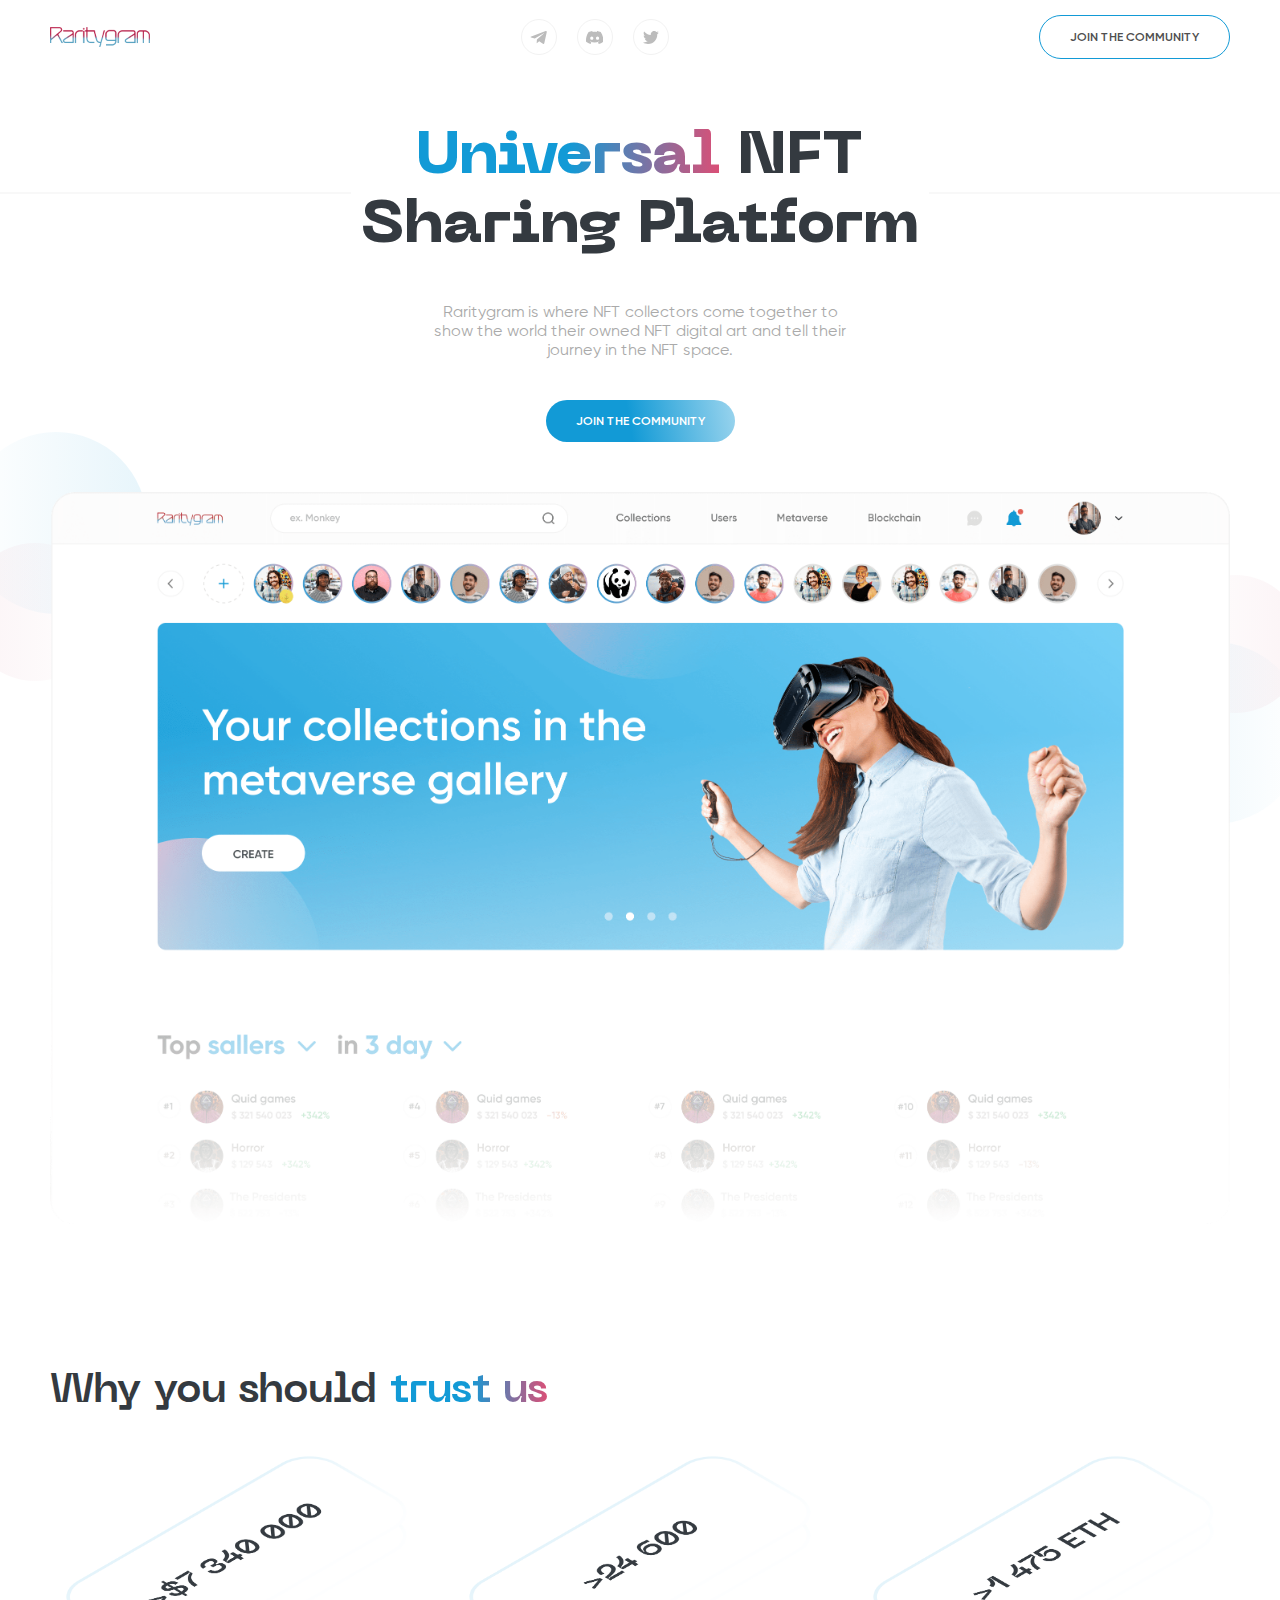
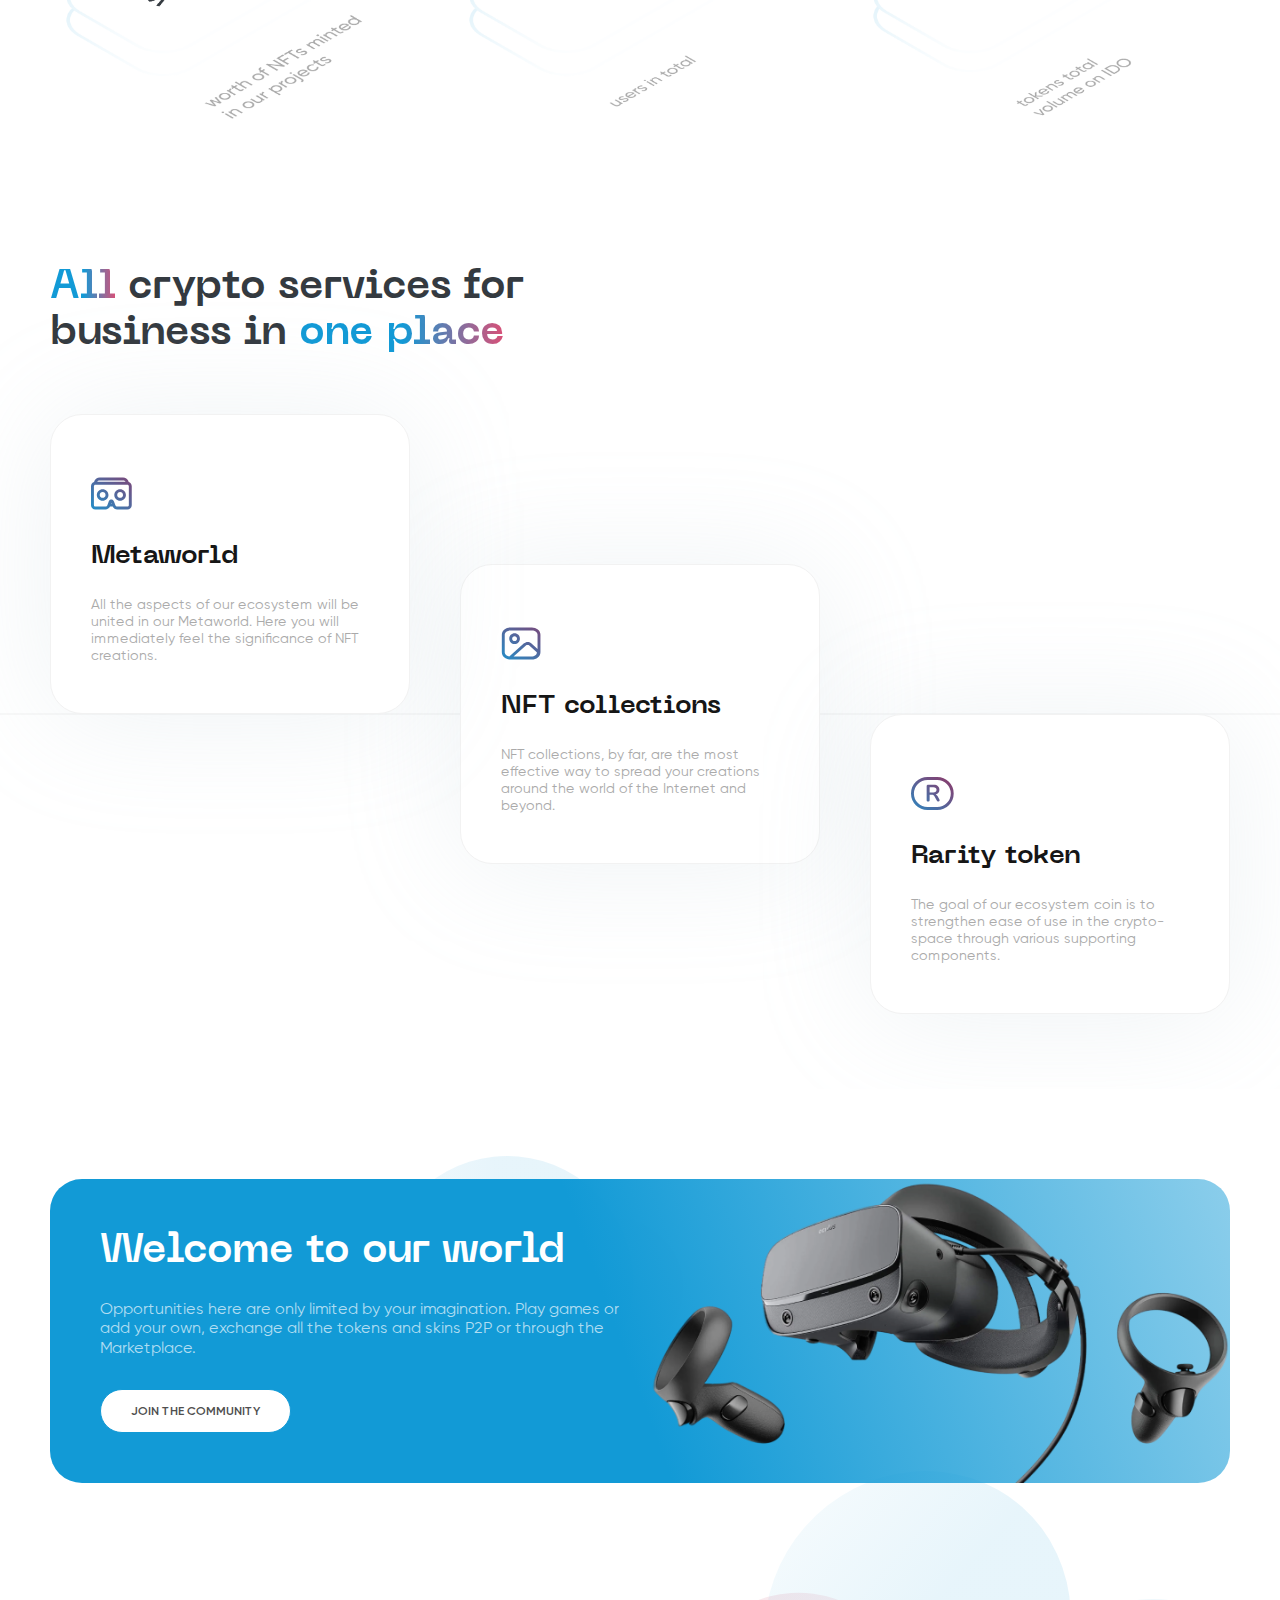
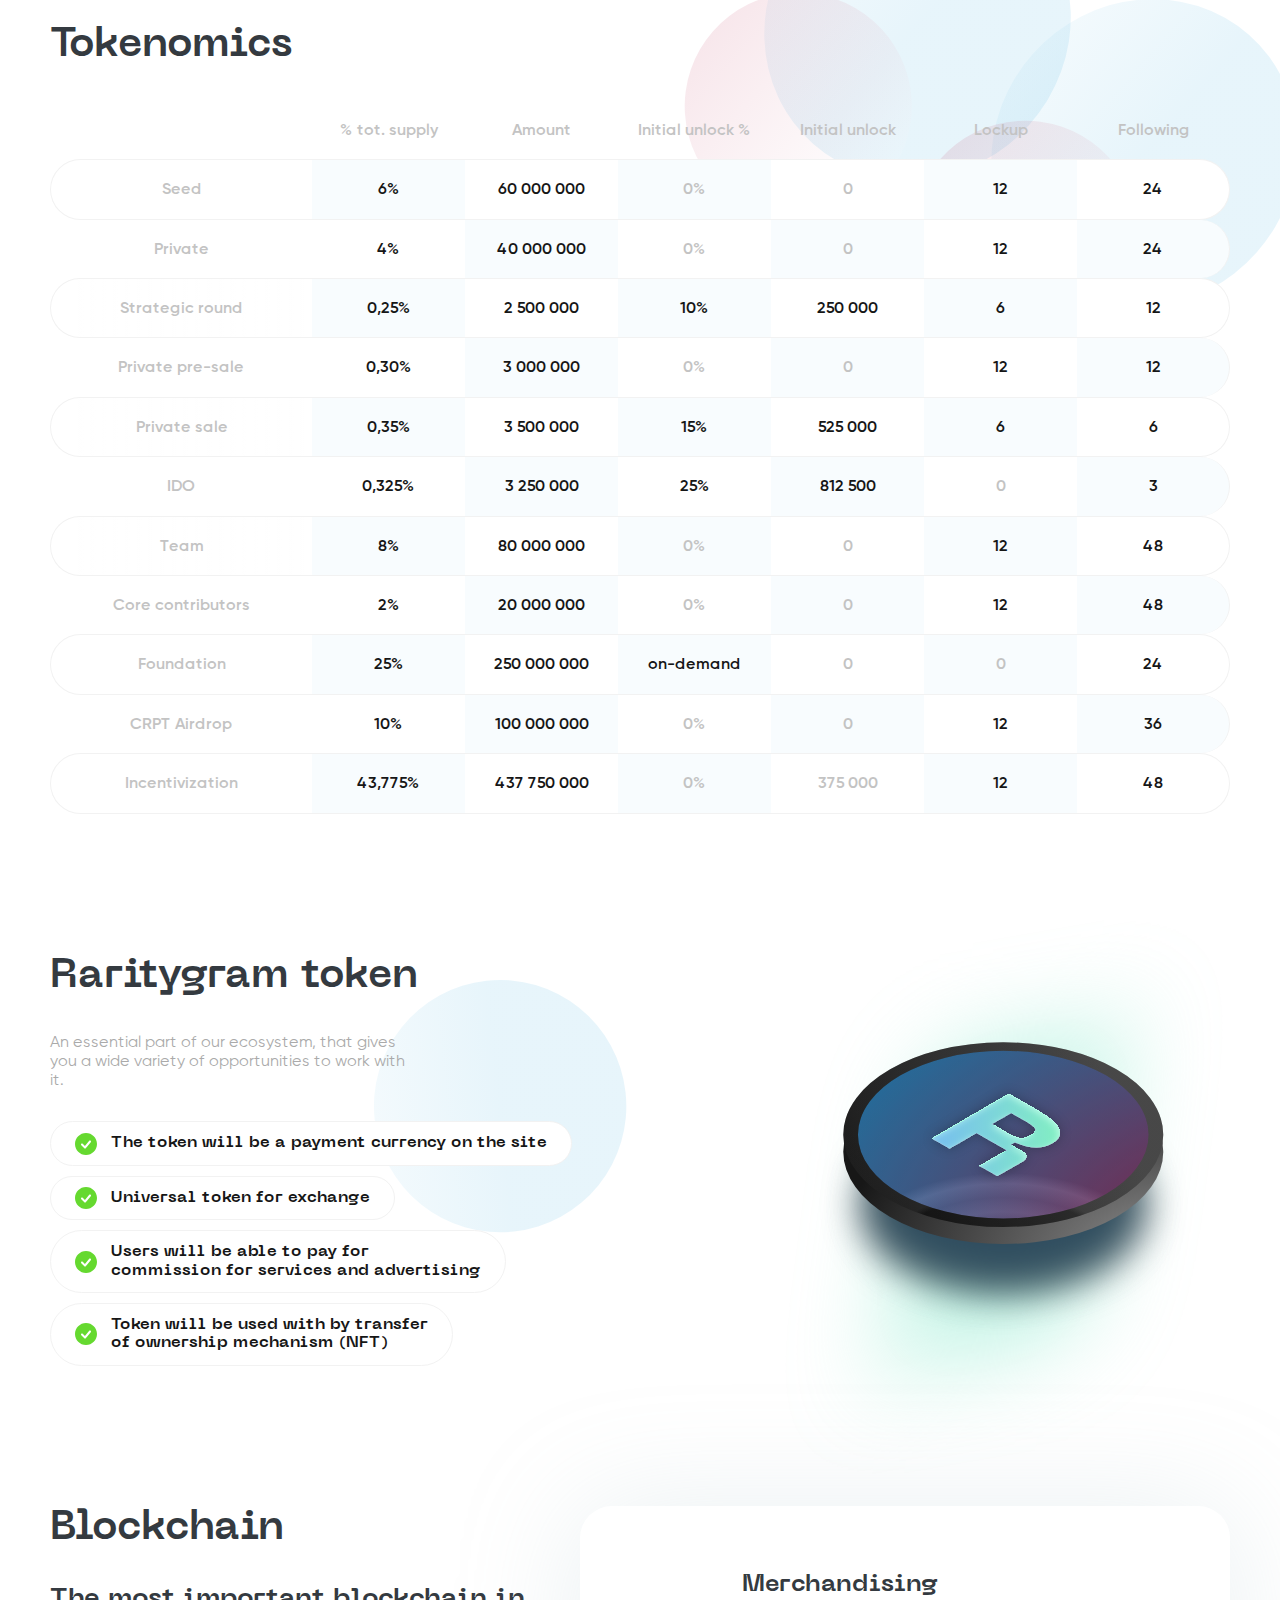
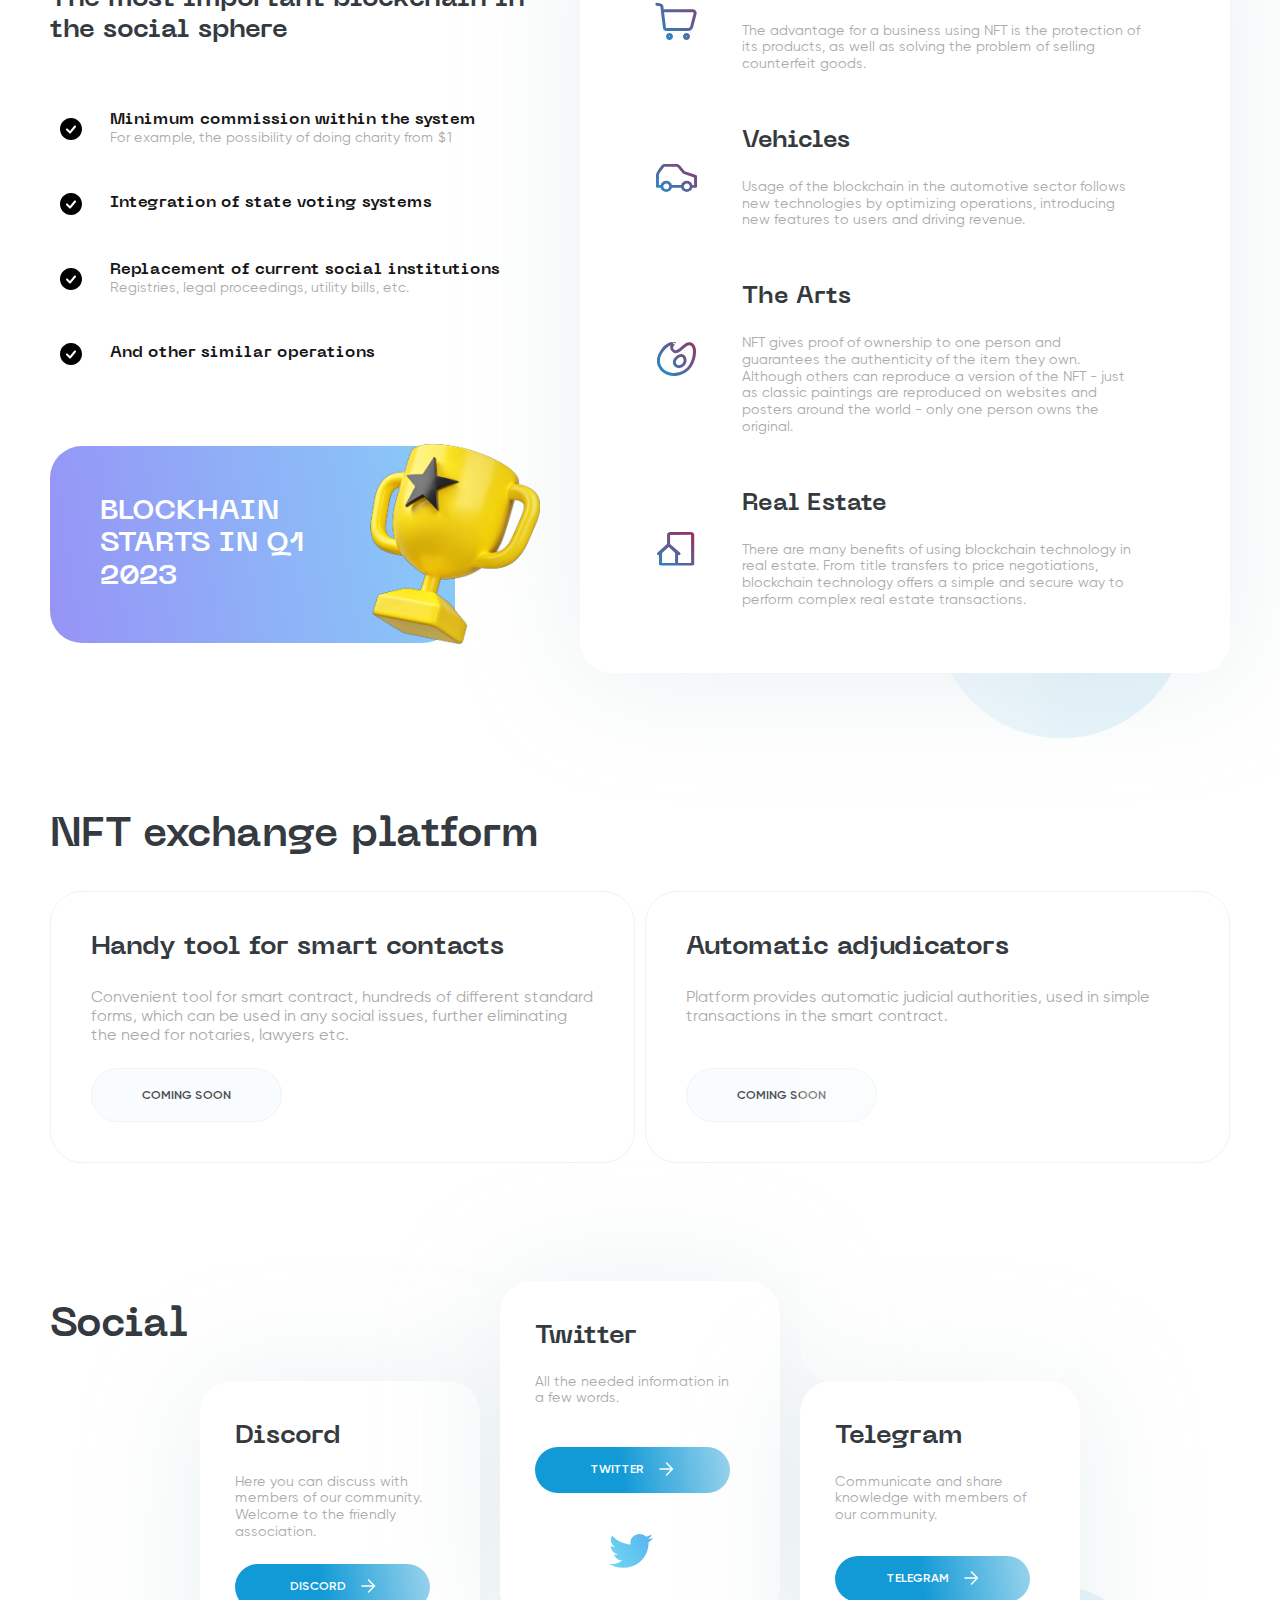
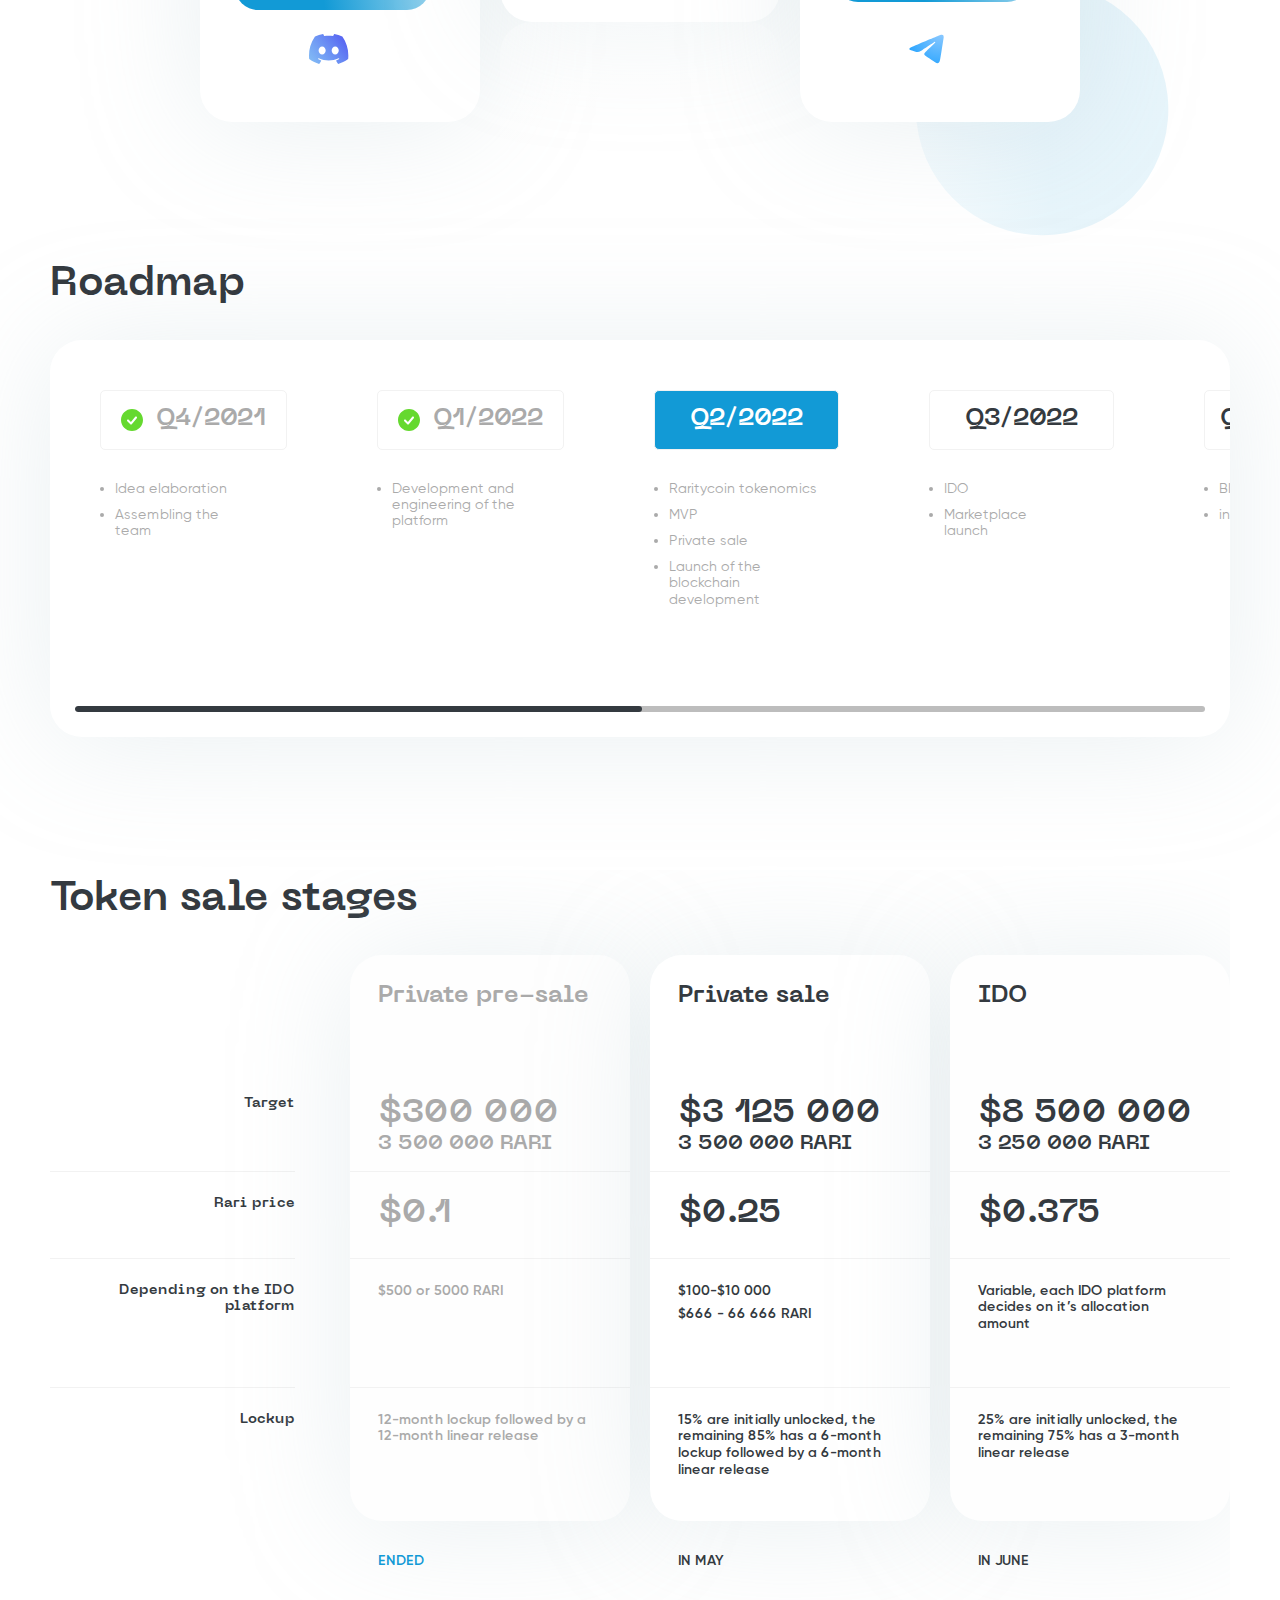
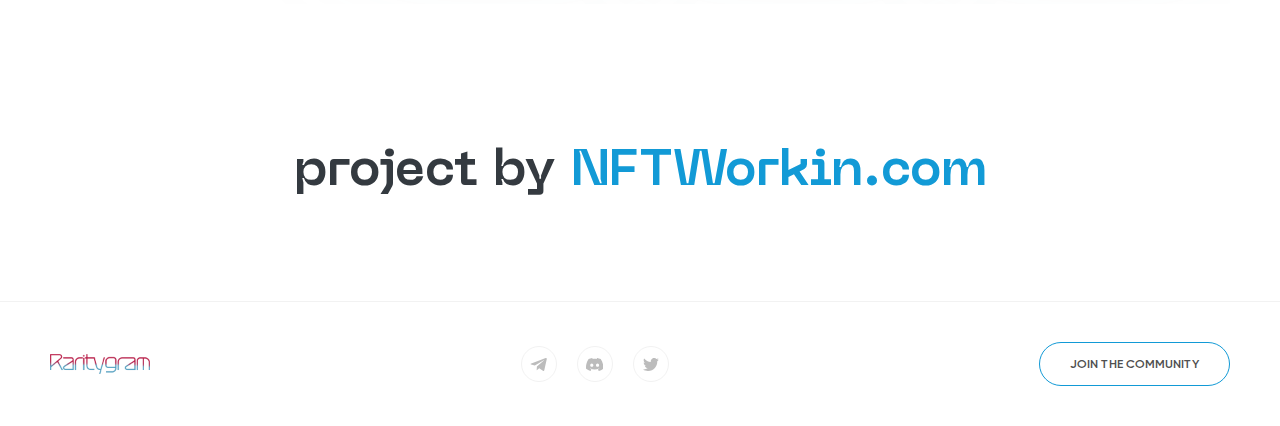
<file: index.html>
<!doctype html>
<html lang="ru">

<head>
  <meta charset="UTF-8">
  <meta name="viewport" content="width=device-width">
  <meta http-equiv="X-UA-Compatible" content="ie=edge">
  <link rel="shortcut icon" href="#">
  <title>Rarity-Gram</title>
  <link rel="apple-touch-icon" sizes="180x180" href="./assets/favicon/apple-touch-icon.png">
  <link rel="icon" type="image/png" sizes="32x32" href="./assets/favicon/favicon-32x32.png">
  <link rel="icon" type="image/png" sizes="16x16" href="./assets/favicon/favicon-16x16.png">
  <link rel="manifest" href="./assets/favicon/site.webmanifest">
  <link rel="mask-icon" href="./assets/favicon/safari-pinned-tab.svg" color="#5bbad5">
  <meta name="msapplication-TileColor" content="#ffffff">
  <meta name="theme-color" content="#ffffff">
  <link rel="stylesheet" href="./assets/css/bootstrap/bootstrap-grid.css">

  <link rel="stylesheet" href="./assets/css/chunks.css">

  <link rel="stylesheet" href="./assets/css/style.css">

</head>

<body>
  <header class="header">
    <div class="container">
      <div class="row">
        <div class="col-12">
          <div class="header__row">
            <a href="/" class="header__logo">
              <img src="./assets/img/ui/logo.png" alt="">
            </a>
            <div class="header__socials header-socials d-none d-lg-block">
              <ul class="header-socials__list">

                <li class="header-socials__item">
                  <a class="rounded-icon" href="https://t.me/raritygram_news">

                    <svg width="16" height="12" viewBox="0 0 16 12" fill="none" xmlns="http://www.w3.org/2000/svg">
                      <path
                        d="M14.4875 0.0789028L1.20041 4.96642C0.293616 5.31384 0.298862 5.79638 1.03404 6.01155L4.44537 7.02665L12.3382 2.27639C12.7114 2.05979 13.0524 2.17631 12.7721 2.41364L6.37736 7.9188H6.37586L6.37736 7.91952L6.14205 11.2737C6.48678 11.2737 6.63891 11.1228 6.83226 10.9448L8.48921 9.40786L11.9358 11.8363C12.5713 12.1701 13.0277 11.9985 13.1858 11.2751L15.4483 1.10402C15.6798 0.218301 15.0938 -0.182737 14.4875 0.0789028Z"
                        fill="#BCBCBC" />
                    </svg>

                  </a>
                </li>

                <li class="header-socials__item">
                  <a class="rounded-icon" href="https://discord.gg/cJWBkKcw4R">

                    <svg width="16" height="12" viewBox="0 0 16 12" fill="none" xmlns="http://www.w3.org/2000/svg">
                      <path
                        d="M13.5446 0.995235C12.5246 0.535265 11.4313 0.195287 10.288 0.00196665C10.2778 1.20538e-05 10.2673 0.00127167 10.2579 0.0055713C10.2484 0.00987094 10.2406 0.0169979 10.2354 0.0259651C10.0954 0.271949 9.93937 0.592595 9.83004 0.845911C8.61747 0.664748 7.38471 0.664748 6.17214 0.845911C6.05037 0.56517 5.91305 0.29143 5.76082 0.0259651C5.75566 0.0168875 5.74785 0.00959932 5.73844 0.0050732C5.72903 0.000547074 5.71847 -0.00100181 5.70816 0.00063334C4.56552 0.193954 3.47222 0.533932 2.45158 0.994568C2.4428 0.998251 2.43536 1.00453 2.43025 1.01257C0.355643 4.06237 -0.213007 7.03684 0.0663185 9.97398C0.0670958 9.98117 0.0693288 9.98813 0.0728816 9.99444C0.0764344 10.0007 0.0812327 10.0063 0.0869846 10.0106C1.29788 10.8922 2.64847 11.5638 4.0822 11.9972C4.0922 12.0003 4.10289 12.0002 4.11288 11.9972C4.12287 11.9941 4.13169 11.988 4.1382 11.9798C4.44619 11.5665 4.72085 11.1299 4.95551 10.6713C4.96951 10.6446 4.95618 10.6126 4.92818 10.6019C4.49753 10.4398 4.08026 10.2441 3.68021 10.0166C3.67303 10.0125 3.66697 10.0067 3.66259 9.99969C3.6582 9.99267 3.65563 9.98467 3.6551 9.97641C3.65457 9.96815 3.65611 9.95989 3.65956 9.95237C3.66301 9.94485 3.66827 9.9383 3.67488 9.93331C3.75888 9.87132 3.84288 9.80666 3.92287 9.74199C3.93007 9.73618 3.93875 9.73248 3.94793 9.7313C3.95711 9.73012 3.96644 9.73152 3.97487 9.73533C6.5928 10.9113 9.42805 10.9113 12.0153 9.73533C12.0238 9.73129 12.0332 9.72971 12.0425 9.73077C12.0518 9.73184 12.0606 9.73549 12.068 9.74133C12.148 9.80665 12.2313 9.87132 12.316 9.93331C12.3226 9.9382 12.328 9.94466 12.3315 9.95211C12.3351 9.95957 12.3368 9.9678 12.3364 9.97605C12.336 9.98431 12.3335 9.99234 12.3293 9.99942C12.325 10.0065 12.3191 10.0124 12.312 10.0166C11.9133 10.246 11.4987 10.4399 11.0633 10.6013C11.0566 10.6037 11.0506 10.6075 11.0455 10.6125C11.0404 10.6175 11.0364 10.6235 11.0338 10.6301C11.0312 10.6367 11.0301 10.6438 11.0305 10.6509C11.0308 10.658 11.0327 10.665 11.036 10.6713C11.276 11.1292 11.5507 11.5652 11.8526 11.9792C11.8589 11.9877 11.8677 11.994 11.8777 11.9974C11.8877 12.0007 11.8985 12.0009 11.9086 11.9978C13.3448 11.5656 14.6976 10.8938 15.9099 10.0106C15.9158 10.0065 15.9207 10.0012 15.9244 9.99495C15.9281 9.98874 15.9304 9.98182 15.9312 9.97464C16.2645 6.57887 15.3725 3.6284 13.5653 1.0139C13.5608 1.0054 13.5535 0.99878 13.5446 0.995235ZM5.34683 8.18543C4.55886 8.18543 3.90887 7.47281 3.90887 6.59887C3.90887 5.72426 4.54619 5.0123 5.34683 5.0123C6.15348 5.0123 6.79746 5.73026 6.78479 6.59887C6.78479 7.47348 6.14748 8.18543 5.34683 8.18543ZM10.6633 8.18543C9.8747 8.18543 9.22539 7.47281 9.22539 6.59887C9.22539 5.72426 9.86203 5.0123 10.6633 5.0123C11.47 5.0123 12.114 5.73026 12.1013 6.59887C12.1013 7.47348 11.4707 8.18543 10.6633 8.18543Z"
                        fill="#BCBCBC" />
                    </svg>

                  </a>
                </li>

                <li class="header-socials__item">
                  <a class="rounded-icon" href="https://twitter.com/raritygram">

                    <svg width="16" height="13" viewBox="0 0 16 13" fill="none" xmlns="http://www.w3.org/2000/svg">
                      <path
                        d="M15.8635 1.52971C15.2802 1.78821 14.6535 1.96287 13.9947 2.04182C14.6744 1.63506 15.183 0.994866 15.4255 0.240698C14.7868 0.620057 14.0878 0.887085 13.3589 1.03017C12.8687 0.506789 12.2194 0.159882 11.5119 0.043311C10.8043 -0.0732602 10.0781 0.047026 9.44591 0.385495C8.81373 0.723963 8.31098 1.26168 8.01572 1.91515C7.72045 2.56863 7.64919 3.30131 7.813 3.99943C6.51888 3.93446 5.25289 3.59809 4.09718 3.01217C2.94147 2.42626 1.92187 1.60388 1.10457 0.598406C0.825105 1.08047 0.664416 1.63939 0.664416 2.23464C0.664104 2.7705 0.796064 3.29816 1.04859 3.77079C1.30111 4.24342 1.66639 4.64641 2.11202 4.94401C1.59521 4.92756 1.0898 4.78792 0.637867 4.53669V4.57861C0.637815 5.33018 0.897788 6.05862 1.37367 6.64033C1.84956 7.22203 2.51204 7.62118 3.24872 7.77005C2.7693 7.8998 2.26666 7.91891 1.77876 7.82594C1.98661 8.47262 2.39147 9.03811 2.93668 9.44326C3.48189 9.84841 4.14014 10.0729 4.81929 10.0854C3.6664 10.9904 2.24259 11.4813 0.776898 11.4792C0.517267 11.4792 0.257855 11.4641 0 11.4338C1.48776 12.3903 3.21962 12.898 4.98836 12.896C10.9758 12.896 14.249 7.93702 14.249 3.63613C14.249 3.4964 14.2455 3.35528 14.2392 3.21555C14.8759 2.75512 15.4254 2.18497 15.8621 1.5318L15.8635 1.52971Z"
                        fill="#BCBCBC" />
                    </svg>

                  </a>
                </li>

              </ul>
            </div>










            <div class="header__join d-none d-lg-block">
              <a class="button button_transparent" href="https://t.me/raritygram_eng">join the community</a>
            </div>
          </div>
        </div>
      </div>
    </div>
  </header>



  <main>

    <div class="section-wrapper">


      <section class="hero-section section">
        <div class="container">
          <div class="row">
            <div class="col-12">
              <div class="hero-section__content content">
                <div class="hero-section__title-block">
                  <h1 class="hero-section__title">
                    <span class="gradient-text">Universal</span> NFT Sharing Platform
                  </h1>
                </div>
                <p class="hero-section__subtitle">Raritygram is where NFT collectors come together to show the world
                  their owned NFT digital art and tell
                  their journey in the NFT space.</p>
                <a href="https://t.me/raritygram_eng" class="button button_fill">Join the community</a>
                <div class="hero-section__image">
                  <img src="./assets/img/ui/hero.png" alt="">
                </div>
              </div>

            </div>
          </div>
        </div>
      </section>



      <section class="trust-us-section section">
        <div class="container">
          <div class="row">
            <div class="col-12">
              <div class="trust-us-section__content">
                <h2 class="trust-us-section__title section__title">Why you should <span class="gradient-text">trust
                    us</span></h2>
                <div class="trust-us-section__reasons">
                  <ul>
                    <li>
                      <img src="./assets/img/trust-us/4.png" alt="">
                    </li>
                    <li>
                      <img src="./assets/img/trust-us/5.png" alt="">
                    </li>
                    <li>
                      <img src="./assets/img/trust-us/6.png" alt="">
                    </li>
                  </ul>
                </div>
              </div>
            </div>
          </div>
        </div>
      </section>



      <section class="place-section section">
        <div class="container">
          <div class="row">
            <div class="col-12">
              <div class="place-section__content">
                <h2 class="place-section__title section__title"><span class="gradient-text">All</span> crypto services
                  for business in <span class="gradient-text">one place</span></h2>
                <div class="place-section__services">
                  <ul>
                    <li>
                      <div class="place-section__service">
                        <div class="card-with-icon">
                          <div class="card-with-icon__icon">
                            <svg width="42" height="34" viewBox="0 0 42 34" fill="none"
                              xmlns="http://www.w3.org/2000/svg">
                              <path
                                d="M9 0.5C6.258 0.5 4.494 2.111 3.75 3.5945C3.45 4.1855 3.2925 4.748 3.1875 5.234C1.359 5.81 0 7.496 0 9.5V29C0 31.4675 2.0325 33.5 4.5 33.5H15C16.98 33.5 18.78 32.3045 19.5945 30.5H22.4055C22.8027 31.3882 23.4471 32.1433 24.2618 32.6753C25.0765 33.2072 26.027 33.4935 27 33.5H37.5C39.9675 33.5 42 31.4675 42 29V9.5C42 7.496 40.641 5.81 38.8125 5.234C38.6964 4.66508 38.5073 4.11353 38.25 3.593C37.506 2.1185 35.73 0.5 33 0.5H9ZM9 3.5H33C34.722 3.5 35.1855 4.133 35.5785 4.907L35.625 5H6.375L6.4215 4.9055C6.81 4.139 7.26 3.5 9 3.5ZM4.5 8H37.5C38.349 8 39 8.651 39 9.5V29C39 29.849 38.349 30.5 37.5 30.5H27C26.5975 30.4973 26.2047 30.3757 25.8711 30.1505C25.5375 29.9252 25.2779 29.6064 25.125 29.234L23.5785 25.109V25.0625L23.5305 25.016C23.3196 24.5051 22.9625 24.0679 22.5041 23.7591C22.0456 23.4504 21.5062 23.2839 20.9535 23.2805C20.3943 23.2821 19.8478 23.4472 19.3814 23.7556C18.915 24.064 18.5489 24.5021 18.3285 25.016L18.282 25.0625V25.157L16.875 29.234C16.7214 29.6059 16.4617 29.9243 16.1282 30.1495C15.7948 30.3746 15.4023 30.4966 15 30.5H4.5C3.651 30.5 3 29.849 3 29V9.5C3 8.651 3.651 8 4.5 8ZM12 12.5C8.7 12.5 6 15.2 6 18.5C6 21.8 8.7 24.5 12 24.5C15.3 24.5 18 21.8 18 18.5C18 15.2 15.3 12.5 12 12.5ZM30 12.5C26.7 12.5 24 15.2 24 18.5C24 21.8 26.7 24.5 30 24.5C33.3 24.5 36 21.8 36 18.5C36 15.2 33.3 12.5 30 12.5ZM12 15.5C13.6755 15.5 15 16.8245 15 18.5C15 20.1755 13.6755 21.5 12 21.5C10.3245 21.5 9 20.1755 9 18.5C9 16.8245 10.3245 15.5 12 15.5ZM30 15.5C31.6755 15.5 33 16.8245 33 18.5C33 20.1755 31.6755 21.5 30 21.5C28.3245 21.5 27 20.1755 27 18.5C27 16.8245 28.3245 15.5 30 15.5ZM20.9535 26.657L21.282 27.5H20.6715L20.9535 26.657Z"
                                fill="url(#paint0_linear_1410_3034)" />
                              <defs>
                                <linearGradient id="paint0_linear_1410_3034" x1="53.5" y1="-32.5" x2="-3.5" y2="42"
                                  gradientUnits="userSpaceOnUse">
                                  <stop stop-color="#B71743" />
                                  <stop offset="1" stop-color="#139BD7" />
                                </linearGradient>
                              </defs>
                            </svg>

                          </div>
                          <div class="card-with-icon__content content">
                            <p class="card-with-icon__title">
                              Metaworld
                            </p>
                            <p>All the aspects of our ecosystem will be united in our Metaworld. Here you will
                              immediately
                              feel the significance of NFT creations.</p>
                          </div>
                        </div>
                      </div>
                    </li>
                    <li>
                      <div class="place-section__service">
                        <div class="card-with-icon">
                          <div class="card-with-icon__icon">
                            <svg width="41" height="34" viewBox="0 0 41 34" fill="none"
                              xmlns="http://www.w3.org/2000/svg">
                              <path fill-rule="evenodd" clip-rule="evenodd"
                                d="M9.70543 3.5C8.06219 3.5 6.53309 4.03448 5.44607 4.92021C4.36749 5.79906 3.8418 6.91725 3.8418 8V26C3.8418 27.0828 4.36749 28.2009 5.44607 29.0798C6.26859 29.75 7.34422 30.2191 8.53089 30.4077L23.6963 16.8598L24.6973 17.9804L23.6964 16.8597C24.1948 16.4146 24.7841 16.0741 25.4186 15.8455C26.0534 15.6169 26.7307 15.5011 27.4097 15.5C28.0887 15.4989 28.7665 15.6124 29.4021 15.8388C30.0375 16.0652 30.6281 16.4036 31.1283 16.8467L37.66 22.6315V8C37.66 6.91725 37.1343 5.79906 36.0557 4.92021C34.9687 4.03448 33.4396 3.5 31.7963 3.5H9.70543ZM31.3357 33.5H9.70543H9C8.85443 33.5 8.71241 33.479 8.57738 33.4393C6.71707 33.2384 4.94606 32.5422 3.55105 31.4055C1.86773 30.0339 0.841797 28.0998 0.841797 26V8C0.841797 5.90015 1.86773 3.9661 3.55105 2.59451C5.22592 1.2298 7.44276 0.5 9.70543 0.5H31.7963C34.059 0.5 36.2759 1.2298 37.9507 2.59451C39.634 3.9661 40.66 5.90015 40.66 8V26C40.66 28.0998 39.634 30.0339 37.9507 31.4055C36.2759 32.7702 34.059 33.5 31.7963 33.5H31.3357ZM31.3357 30.5C32.9153 30.5 34.3828 29.9878 35.4239 29.1423C36.4565 28.3038 36.9545 27.2416 36.9545 26.2189V26.0291C36.9393 26.0128 36.9194 25.9925 36.8932 25.967C36.8183 25.8943 36.7304 25.8162 36.5958 25.6965L36.558 25.6629L36.5556 25.6608L29.1391 19.0924L29.139 19.0923C28.9476 18.9228 28.6971 18.7724 28.3953 18.6649C28.0938 18.5575 27.759 18.4994 27.4147 18.5C27.0703 18.5006 26.736 18.5597 26.4352 18.668C26.1343 18.7764 25.8849 18.9274 25.6948 19.0972L12.9306 30.5H31.3357ZM14.001 9.5C12.6203 9.5 11.501 10.6193 11.501 12C11.501 13.3807 12.6203 14.5 14.001 14.5C15.3817 14.5 16.501 13.3807 16.501 12C16.501 10.6193 15.3817 9.5 14.001 9.5ZM8.50098 12C8.50098 8.96243 10.9634 6.5 14.001 6.5C17.0385 6.5 19.501 8.96243 19.501 12C19.501 15.0376 17.0385 17.5 14.001 17.5C10.9634 17.5 8.50098 15.0376 8.50098 12Z"
                                fill="url(#paint0_linear_1410_3075)" />
                              <defs>
                                <linearGradient id="paint0_linear_1410_3075" x1="-7.60449" y1="40.5" x2="46.7972"
                                  y2="-40.5533" gradientUnits="userSpaceOnUse">
                                  <stop stop-color="#139BD7" />
                                  <stop offset="1" stop-color="#B71743" />
                                </linearGradient>
                              </defs>
                            </svg>


                          </div>
                          <div class="card-with-icon__content content">
                            <p class="card-with-icon__title">
                              NFT collections
                            </p>
                            <p>NFT collections, by far, are the most effective way to spread your creations around the
                              world
                              of the Internet and beyond.</p>
                          </div>
                        </div>
                      </div>
                    </li>
                    <li>
                      <div class="place-section__service">
                        <div class="card-with-icon">
                          <div class="card-with-icon__icon">
                            <svg width="44" height="34" viewBox="0 0 44 34" fill="none"
                              xmlns="http://www.w3.org/2000/svg">
                              <rect x="1.5" y="1.5" width="41" height="31" rx="15.5"
                                stroke="url(#paint0_linear_1056_2494)" stroke-width="3" />
                              <path
                                d="M17.6574 25.192C16.6334 25.192 16.1214 24.664 16.1214 23.608V9.64C16.1214 8.6 16.6414 8.08 17.6814 8.08H23.4654C25.3214 8.08 26.7534 8.528 27.7614 9.424C28.7694 10.304 29.2734 11.544 29.2734 13.144C29.2734 14.408 28.9454 15.456 28.2894 16.288C27.6334 17.104 26.6894 17.656 25.4574 17.944C26.2734 18.2 26.9454 18.816 27.4734 19.792L29.2734 23.128C29.5454 23.64 29.5934 24.112 29.4174 24.544C29.2574 24.976 28.8494 25.192 28.1934 25.192C27.7614 25.192 27.4094 25.104 27.1374 24.928C26.8654 24.736 26.6254 24.448 26.4174 24.064L23.9934 19.6C23.7054 19.056 23.3614 18.696 22.9614 18.52C22.5774 18.328 22.0814 18.232 21.4734 18.232H19.1934V23.608C19.1934 24.664 18.6814 25.192 17.6574 25.192ZM19.1934 15.952H22.9374C25.1774 15.952 26.2974 15.04 26.2974 13.216C26.2974 11.408 25.1774 10.504 22.9374 10.504H19.1934V15.952Z"
                                fill="url(#paint1_linear_1056_2494)" />
                              <defs>
                                <linearGradient id="paint0_linear_1056_2494" x1="60.8235" y1="-13.5" x2="8.67576"
                                  y2="57.081" gradientUnits="userSpaceOnUse">
                                  <stop stop-color="#B71743" />
                                  <stop offset="1" stop-color="#139BD7" />
                                </linearGradient>
                                <linearGradient id="paint1_linear_1056_2494" x1="53" y1="-9.5" x2="0.499998" y2="44"
                                  gradientUnits="userSpaceOnUse">
                                  <stop stop-color="#B71743" />
                                  <stop offset="1" stop-color="#139BD7" />
                                </linearGradient>
                              </defs>
                            </svg>
                          </div>
                          <div class="card-with-icon__content content">
                            <p class="card-with-icon__title">
                              Rarity token
                            </p>
                            <p>The goal of our ecosystem сoin is to strengthen ease of use in the crypto-space through
                              various
                              supporting components.</p>
                          </div>
                        </div>
                      </div>
                    </li>
                  </ul>
                </div>
              </div>
            </div>
          </div>
        </div>
      </section>



      <section class="welcome-section section">
        <div class="container">
          <div class="row">
            <div class="col-12">
              <div class="welcome-section__block">
                <div class="row">
                  <div class="col-12 col-lg-6 order-lg-1 d-lg-flex">
                    <div class="welcome-section__image">
                      <img src="./assets/img/welcome/1.png" alt="">
                    </div>
                  </div>
                  <div class="col-12 col-lg-6 order-lg-0">
                    <div class="welcome-section__content ">
                      <div class="content">
                        <h2 class="section__title">
                          Welcome to our world
                        </h2>
                        <p>
                          Opportunities here are only limited by your imagination.
                          Play games or add your own, exchange all the tokens and skins P2P or through the Marketplace.
                        </p>
                      </div>
                      <a href="https://t.me/raritygram_eng" class="button button_transparent">
                        Join the comмunity
                      </a>
                    </div>
                  </div>
                </div>
              </div>
            </div>
          </div>
        </div>
      </section>



      <section class="tokenomics-section section">
        <div class="container">
          <div class="row">
            <div class="col-12">
              <div class="tokenomics-section__content">
                <h2 class="tokenomics-section__title section__title">Tokenomics</h2>
                <div class="tokenomics-section__table-wrapper" data-simplebar>
                  <div class="tokenomics-section__table">
                    <table class="table">
                      <thead>
                        <tr>
                          <th></th>
                          <th>% tot. supply</th>
                          <th>Amount</th>
                          <th>Initial unlock %</th>
                          <th>Initial unlock</th>
                          <th>Lockup</th>
                          <th>Following</th>
                        </tr>
                      </thead>
                      <tbody>
                        <tr class="trow">
                          <td class="trow__title">Seed</td>
                          <td class="trow__cell">6%</td>
                          <td class="trow__cell">60 000 000</td>
                          <td class="trow__cell zero">0%</td>
                          <td class="trow__cell zero">0</td>
                          <td class="trow__cell">12</td>
                          <td class="trow__cell">24</td>
                        </tr>
                        <tr class="trow">
                          <td class="trow__title">Private</td>
                          <td class="trow__cell">4%</td>
                          <td class="trow__cell">40 000 000</td>
                          <td class="trow__cell zero">0%</td>
                          <td class="trow__cell zero">0</td>
                          <td class="trow__cell">12</td>
                          <td class="trow__cell">24</td>
                        </tr>
                        <tr class="trow">
                          <td class="trow__title">Strategic round</td>
                          <td class="trow__cell">0,25%</td>
                          <td class="trow__cell">2 500 000</td>
                          <td class="trow__cell ">10%</td>
                          <td class="trow__cell ">250 000</td>
                          <td class="trow__cell">6</td>
                          <td class="trow__cell">12</td>
                        </tr>
                        <tr class="trow">
                          <td class="trow__title">Private pre-sale</td>
                          <td class="trow__cell">0,30%</td>
                          <td class="trow__cell">3 000 000</td>
                          <td class="trow__cell zero">0%</td>
                          <td class="trow__cell zero">0</td>
                          <td class="trow__cell">12</td>
                          <td class="trow__cell">12</td>
                        </tr>
                        <tr class="trow">
                          <td class="trow__title">Private sale </td>
                          <td class="trow__cell">0,35%</td>
                          <td class="trow__cell">3 500 000</td>
                          <td class="trow__cell ">15%</td>
                          <td class="trow__cell ">525 000</td>
                          <td class="trow__cell">6</td>
                          <td class="trow__cell">6</td>
                        </tr>
                        <tr class="trow">
                          <td class="trow__title">IDO</td>
                          <td class="trow__cell">0,325%</td>
                          <td class="trow__cell">3 250 000</td>
                          <td class="trow__cell ">25%</td>
                          <td class="trow__cell ">812 500</td>
                          <td class="trow__cell zero">0</td>
                          <td class="trow__cell">3</td>
                        </tr>
                        <tr class="trow">
                          <td class="trow__title">Team</td>
                          <td class="trow__cell">8%</td>
                          <td class="trow__cell">80 000 000</td>
                          <td class="trow__cell zero">0%</td>
                          <td class="trow__cell zero">0</td>
                          <td class="trow__cell">12</td>
                          <td class="trow__cell">48</td>
                        </tr>
                        <tr class="trow">
                          <td class="trow__title">Core contributors</td>
                          <td class="trow__cell">2%</td>
                          <td class="trow__cell">20 000 000</td>
                          <td class="trow__cell zero">0%</td>
                          <td class="trow__cell zero">0</td>
                          <td class="trow__cell">12</td>
                          <td class="trow__cell">48</td>
                        </tr>
                        <tr class="trow">
                          <td class="trow__title">Foundation</td>
                          <td class="trow__cell">25%</td>
                          <td class="trow__cell">250 000 000</td>
                          <td class="trow__cell ">on-demand</td>
                          <td class="trow__cell zero">0</td>
                          <td class="trow__cell zero">0</td>
                          <td class="trow__cell">24</td>
                        </tr>
                        <tr class="trow">
                          <td class="trow__title">CRPT Airdrop</td>
                          <td class="trow__cell">10%</td>
                          <td class="trow__cell">100 000 000</td>
                          <td class="trow__cell zero">0%</td>
                          <td class="trow__cell zero">0</td>
                          <td class="trow__cell">12</td>
                          <td class="trow__cell">36</td>
                        </tr>
                        <tr class="trow">
                          <td class="trow__title">Incentivization</td>
                          <td class="trow__cell">43,775%</td>
                          <td class="trow__cell">437 750 000</td>
                          <td class="trow__cell zero">0%</td>
                          <td class="trow__cell zero">375 000</td>
                          <td class="trow__cell">12</td>
                          <td class="trow__cell">48</td>
                        </tr>
                      </tbody>
                    </table>
                  </div>
                </div>
              </div>
            </div>
          </div>
        </div>
      </section>



      <section class="token-section section">
        <div class="container">
          <div class="row">
            <div class="col-12">
              <div class="token-section__content content">
                <div class="token-section__features content">
                  <div class="token-section__img">
                    <img src="./assets/img/r.svg" alt="">
                    <div class="shadow"></div>
                  </div>
                  <h2 class="token-section__title section__title">Raritygram token</h2>
                  <p>An essential part of our ecosystem, that gives you a wide variety of opportunities to work with it.
                  </p>

                  <ul>
                    <li>
                      <div class="check-item">
                        The token will be a payment currency on the site
                      </div>
                    </li>
                    <li>
                      <div class="check-item">
                        Universal token for exchange
                      </div>
                    </li>
                    <li>
                      <div class="check-item">
                        Users will be able to pay for<br> commission for services and advertising
                      </div>
                    </li>
                    <li>
                      <div class="check-item">
                        Token will be used with by transfer<br> of ownership mechanism (NFT)
                      </div>
                    </li>
                  </ul>
                </div>
              </div>
            </div>
          </div>
        </div>
      </section>



      <section class="blockchain-section section">
        <div class="container">
          <div class="row">
            <div class="col-12">
              <div class="blockchain-section__content content">
                <div class="row">
                  <div class="col-12 col-lg-5">
                    <div class="blockchain-section__left content">
                      <h2 class="blockchain-section__title section__title">Blockchain</h2>
                      <p class="blockchain-section__subtitle section__subtitle">The most important blockchain in the
                        social
                        sphere</p>
                      <div class="info-block d-lg-none" style="--gradient_one:#9E76F5; --gradient_two:#85D5F8;">
                        Blockhain starts in q1 2023
                        <div class="info-block__image">
                          <img src="./assets/img/block.svg" alt="">
                        </div>
                      </div>
                      <div class="blockchain-section__features">
                        <ul>
                          <li>
                            <div class="check-item check-item_dark">
                              Minimum commission within the system
                              <p>For example, the possibility of doing charity from $1</p>
                            </div>
                          </li>
                          <li>
                            <div class="check-item check-item_dark">Integration of state voting systems</div>
                          </li>
                          <li>
                            <div class="check-item check-item_dark">
                              Replacement of current social institutions
                              <p>Registries, legal proceedings, utility bills, etc.</p>
                            </div>
                          </li>
                          <li>
                            <div class="check-item check-item_dark">And other similar operations</div>
                          </li>
                        </ul>
                      </div>
                      <div class="info-block d-none d-lg-block" style="--gradient_one:#9E76F5; --gradient_two:#85D5F8;">
                        Blockhain starts in q1 2023
                        <div class="info-block__image">
                          <img src="./assets/img/blockchain/blockchain.png" alt="">
                        </div>
                      </div>
                    </div>
                  </div>
                  <div class="col-12 col-lg-7">
                    <div class="blockchain-section__right">
                      <div class="blockchain-section__feature-list">
                        <ul>
                          <li>
                            <div class="blockchain-section__feature-item blockchain-feature">
                              <div class="blockchain-feature__icon">
                                <svg width="42" height="38" viewBox="0 0 42 38" fill="none"
                                  xmlns="http://www.w3.org/2000/svg">
                                  <path fill-rule="evenodd" clip-rule="evenodd"
                                    d="M0.429954 1.92748C0.587111 1.1141 1.37389 0.582122 2.18727 0.73928L5.59629 1.39795C7.11061 1.69054 8.25492 2.9399 8.41372 4.47403L8.70557 7.29354H37.8611C40.3462 7.29354 42.1625 9.63968 41.5399 12.0455L38.0969 25.3505C37.5259 27.5568 35.5353 29.0978 33.2563 29.0978H11.4555C9.68936 29.0978 8.19993 27.782 7.98222 26.0293L5.86427 8.97844L5.86238 8.96323L5.8608 8.94799L5.42966 4.78291C5.40698 4.56375 5.2435 4.38527 5.02717 4.34347L1.61816 3.6848C0.804773 3.52765 0.272796 2.74087 0.429954 1.92748ZM9.05067 10.2935L10.9593 25.6595C10.9904 25.9099 11.2032 26.0978 11.4555 26.0978H33.2563C34.1679 26.0978 34.9642 25.4814 35.1926 24.5989L38.6356 11.294C38.7667 10.7875 38.3843 10.2935 37.8611 10.2935H9.05067ZM14.5 34C14.2239 34 14 34.2239 14 34.5C14 34.7761 14.2239 35 14.5 35C14.7761 35 15 34.7761 15 34.5C15 34.2239 14.7761 34 14.5 34ZM14.5 38C16.433 38 18 36.433 18 34.5C18 32.567 16.433 31 14.5 31C12.567 31 11 32.567 11 34.5C11 36.433 12.567 38 14.5 38ZM31 34.5C31 34.2239 31.2239 34 31.5 34C31.7761 34 32 34.2239 32 34.5C32 34.7761 31.7761 35 31.5 35C31.2239 35 31 34.7761 31 34.5ZM35 34.5C35 36.433 33.433 38 31.5 38C29.567 38 28 36.433 28 34.5C28 32.567 29.567 31 31.5 31C33.433 31 35 32.567 35 34.5Z"
                                    fill="url(#paint0_linear_1446_2989)" />
                                  <defs>
                                    <linearGradient id="paint0_linear_1446_2989" x1="63.2955" y1="-24.3595"
                                      x2="-0.740273" y2="50.4284" gradientUnits="userSpaceOnUse">
                                      <stop stop-color="#B71743" />
                                      <stop offset="1" stop-color="#139BD7" />
                                    </linearGradient>
                                  </defs>
                                </svg>
                              </div>
                              <div class="blockchain-feature__text content">
                                <p class="blockchain-feature__title">Merchandising</p>
                                <p>The advantage for a business using NFT is the protection of its products, as well as
                                  solving the problem of selling counterfeit goods.</p>
                              </div>
                            </div>
                          </li>
                          <li>
                            <div class="blockchain-section__feature-item blockchain-feature">
                              <div class="blockchain-feature__icon">
                                <svg width="41" height="28" viewBox="0 0 41 28" fill="none"
                                  xmlns="http://www.w3.org/2000/svg">
                                  <path
                                    d="M40.0306 11.1064L28.7088 7.21624L23.9762 1.53564C23.5647 1.05466 23.0463 0.6673 22.4587 0.401683C21.8711 0.136065 21.229 -0.00114655 20.5791 7.21624e-06H8.87064C8.15456 -0.00022262 7.44929 0.167015 6.81633 0.487139C6.18336 0.807262 5.64192 1.27055 5.23922 1.83661L1.26807 7.41222C0.440976 8.5726 -0.000945439 9.94443 1.51869e-06 11.3486V22.3976C1.51869e-06 22.7689 0.154274 23.1249 0.428881 23.3875C0.703488 23.65 1.07593 23.7975 1.46429 23.7975H4.60079C4.91932 24.9989 5.64779 26.0644 6.67096 26.8256C7.69412 27.5867 8.95356 28 10.25 28C11.5464 28 12.8059 27.5867 13.829 26.8256C14.8522 26.0644 15.5807 24.9989 15.8992 23.7975H25.1008C25.4193 24.9989 26.1478 26.0644 27.171 26.8256C28.1941 27.5867 29.4536 28 30.75 28C32.0464 28 33.3059 27.5867 34.329 26.8256C35.3522 26.0644 36.0807 24.9989 36.3992 23.7975H39.5357C39.9241 23.7975 40.2965 23.65 40.5711 23.3875C40.8457 23.1249 41 22.7689 41 22.3976V12.4237C41 12.1354 40.9068 11.8542 40.7333 11.6184C40.5598 11.3827 40.3144 11.2039 40.0306 11.1064ZM10.25 25.1973C9.67078 25.1973 9.10458 25.0331 8.62297 24.7255C8.14137 24.4179 7.76601 23.9806 7.54435 23.469C7.3227 22.9574 7.2647 22.3945 7.3777 21.8514C7.4907 21.3083 7.76962 20.8095 8.17919 20.4179C8.58876 20.0264 9.11058 19.7597 9.67867 19.6517C10.2468 19.5437 10.8356 19.5991 11.3707 19.811C11.9058 20.0229 12.3632 20.3818 12.685 20.8422C13.0068 21.3026 13.1786 21.8439 13.1786 22.3976C13.1774 23.1398 12.8685 23.8513 12.3195 24.3761C11.7706 24.9009 11.0264 25.1962 10.25 25.1973ZM30.75 25.1973C30.1708 25.1973 29.6046 25.0331 29.123 24.7255C28.6414 24.4179 28.266 23.9806 28.0444 23.469C27.8227 22.9574 27.7647 22.3945 27.8777 21.8514C27.9907 21.3083 28.2696 20.8095 28.6792 20.4179C29.0888 20.0264 29.6106 19.7597 30.1787 19.6517C30.7468 19.5437 31.3356 19.5991 31.8707 19.811C32.4058 20.0229 32.8632 20.3818 33.185 20.8422C33.5068 21.3026 33.6786 21.8439 33.6786 22.3976C33.6778 23.1399 33.369 23.8516 32.82 24.3765C32.2709 24.9014 31.5265 25.1966 30.75 25.1973ZM38.0714 20.9978H36.3992C36.0807 19.7964 35.3522 18.7308 34.329 17.9696C33.3059 17.2085 32.0464 16.7952 30.75 16.7952C29.4536 16.7952 28.1941 17.2085 27.171 17.9696C26.1478 18.7308 25.4193 19.7964 25.1008 20.9978H15.8992C15.5807 19.7964 14.8522 18.7308 13.829 17.9696C12.8059 17.2085 11.5464 16.7952 10.25 16.7952C8.95356 16.7952 7.69412 17.2085 6.67096 17.9696C5.64779 18.7308 4.91932 19.7964 4.60079 20.9978H2.92857V11.3486C2.92841 10.5057 3.19374 9.68233 3.69 8.98565L7.65968 3.41284C7.79391 3.22398 7.97443 3.06937 8.18551 2.9625C8.39658 2.85563 8.63179 2.79974 8.87064 2.79971H20.5791C20.7921 2.79891 21.0028 2.84288 21.1961 2.92851C21.3894 3.01414 21.5607 3.13934 21.6978 3.29526L26.6764 9.27122C26.8457 9.4744 27.0708 9.62853 27.3265 9.71637L38.0714 13.4078V20.9978Z"
                                    fill="url(#paint0_linear_1456_3009)" />
                                  <defs>
                                    <linearGradient id="paint0_linear_1456_3009" x1="44.3064" y1="-15.8951" x2="2.45543"
                                      y2="37.6106" gradientUnits="userSpaceOnUse">
                                      <stop stop-color="#B71743" />
                                      <stop offset="1" stop-color="#139BD7" />
                                    </linearGradient>
                                  </defs>
                                </svg>
                              </div>
                              <div class="blockchain-feature__text content">
                                <p class="blockchain-feature__title">Vehicles</p>
                                <p>Usage of the blockchain in the automotive sector follows new technologies by
                                  optimizing
                                  operations, introducing new features to users and driving revenue.</p>
                              </div>
                            </div>
                          </li>
                          <li>
                            <div class="blockchain-section__feature-item blockchain-feature">
                              <div class="blockchain-feature__icon">
                                <svg width="39" height="34" viewBox="0 0 39 34" fill="none"
                                  xmlns="http://www.w3.org/2000/svg">
                                  <path
                                    d="M17.0066 0.741078C17.0073 0.740784 17.0051 0.748768 16.998 0.765915C17.0024 0.749946 17.0059 0.741372 17.0066 0.741078ZM16.4974 1.55197C16.4503 1.61782 16.3995 1.68818 16.3463 1.76201C16.163 2.01614 15.95 2.31142 15.754 2.60567C15.2569 3.35217 14.6007 4.46595 14.5942 5.72291C14.5868 7.18528 15.4283 8.38264 16.9231 9.24896C18.2619 10.0251 19.7377 9.58917 20.7952 9.08257C21.9201 8.5437 23.0921 7.67782 24.1749 6.79701C24.9018 6.20568 25.6496 5.55574 26.3493 4.94766C26.6907 4.65088 27.0207 4.36408 27.3312 4.09893C28.3345 3.24212 29.1197 2.62476 29.6796 2.32332C30.662 1.80041 32.0005 1.50207 33.2558 1.75942C34.4366 2.00149 35.6821 2.75874 36.5795 4.63667L36.5798 4.63729C37.1411 5.81064 37.4932 7.59111 37.4999 9.78337C37.5066 11.9525 37.1745 14.4234 36.4594 16.9148C35.0219 21.9229 32.0998 26.815 27.5359 29.5841C18.0607 35.2952 6.45098 32.2535 2.51022 23.7728C0.286218 18.9744 1.94672 12.8352 5.5063 8.05753C7.26147 5.70175 9.39787 3.79941 11.5523 2.66228C13.32 1.72926 15.0085 1.35392 16.4974 1.55197ZM27.5089 15.7187L27.5087 15.7183C27.2113 14.9992 26.7339 14.417 26.0937 14.0323C25.4655 13.6547 24.7749 13.5233 24.1251 13.5359C22.8624 13.5605 21.5834 14.125 20.5458 14.8633C19.492 15.6132 18.52 16.6598 17.9358 17.867C17.3457 19.0865 17.1054 20.5903 17.7853 22.0524C18.4738 23.5331 19.7297 24.3542 21.1127 24.5684C22.4404 24.7741 23.8222 24.4201 24.9674 23.7325C27.3022 22.3306 28.9912 19.3053 27.5089 15.7187Z"
                                    stroke="url(#paint0_linear_1446_3786)" stroke-width="3" />
                                  <defs>
                                    <linearGradient id="paint0_linear_1446_3786" x1="-4.60909" y1="34" x2="45.1657"
                                      y2="-13.6381" gradientUnits="userSpaceOnUse">
                                      <stop stop-color="#139BD7" />
                                      <stop offset="1" stop-color="#B71743" />
                                    </linearGradient>
                                  </defs>
                                </svg>
                              </div>
                              <div class="blockchain-feature__text content">
                                <p class="blockchain-feature__title">The Arts</p>
                                <p>NFT gives proof of ownership to one person and guarantees the authenticity of the
                                  item they
                                  own. Although others can reproduce a version of the NFT - just as classic paintings
                                  are
                                  reproduced on websites and posters around the world - only one person owns the
                                  original.</p>
                              </div>
                            </div>
                          </li>
                          <li>
                            <div class="blockchain-section__feature-item blockchain-feature">
                              <div class="blockchain-feature__icon">
                                <svg width="38" height="34" viewBox="0 0 38 34" fill="none"
                                  xmlns="http://www.w3.org/2000/svg">
                                  <path
                                    d="M33.2912 0H13.582C11.422 0 10.082 1.11571 10.082 3V12L0.573374 20.4173C0.299581 20.6562 0.113135 20.9606 0.0376068 21.2919C-0.0379213 21.6232 0.000859618 21.9667 0.149047 22.2788C0.297234 22.5909 0.548174 22.8577 0.870143 23.0454C1.19211 23.2331 1.57066 23.3333 1.95792 23.3334V31.8751C1.95792 32.3282 2.16424 32.7627 2.5315 33.0831C2.89876 33.4034 3.39687 33.5834 3.91625 33.5834H35.2496C35.769 33.5834 36.2671 33.4034 36.6343 33.0831C37.0016 32.7627 37.2079 32.3282 37.2079 31.8751V2.83341C37.2079 0.949123 35.4513 0 33.2912 0ZM18.082 31H5.08203V21L11.7496 15L18.082 21V31ZM34.082 31H21.082V23.0468C21.4697 23.0476 22.3081 23.2344 22.6307 23.0468C22.9533 22.8593 23.2047 22.5923 23.3531 22.2798C23.5014 21.9674 23.54 21.6235 23.4639 21.2919C23.3878 20.9603 23.2005 20.6559 22.9258 20.4173L13.082 12V3L34.082 2.83341V31Z"
                                    fill="url(#paint0_linear_1446_3788)" />
                                  <defs>
                                    <linearGradient id="paint0_linear_1446_3788" x1="43.51" y1="-7.72713" x2="2.79397"
                                      y2="48.4475" gradientUnits="userSpaceOnUse">
                                      <stop stop-color="#B71743" />
                                      <stop offset="1" stop-color="#139BD7" />
                                    </linearGradient>
                                  </defs>
                                </svg>

                              </div>
                              <div class="blockchain-feature__text content">
                                <p class="blockchain-feature__title">Real Estate</p>
                                <p>There are many benefits of using blockchain technology in real estate. From title
                                  transfers
                                  to price negotiations, blockchain technology offers a simple and secure way to perform
                                  complex real estate transactions.</p>
                              </div>
                            </div>
                          </li>
                        </ul>
                      </div>
                    </div>
                  </div>
                </div>
              </div>
            </div>
          </div>
        </div>
      </section>



      <section class="platform-section section">
        <div class="container">
          <div class="row">
            <div class="col-12">
              <div class="platform-section__content content">
                <h2 class="platform-section__title section__title">NFT exchange platform</h2>
                <div class="platform-section__articles">
                  <ul>
                    <li>
                      <div class="card-with-link">
                        <div class="card-with-link__content content">
                          <p class="card-with-link__title">Handy tool for smart contacts</p>
                          <p>Convenient tool for smart contract, hundreds of different standard forms, which can be used
                            in any social issues, further eliminating the need for notaries, lawyers etc.</p>
                        </div>
                        <a href="#" class="card-with-link__button button button_soon">Coming soon</a>
                      </div>
                    </li>
                    <li>
                      <div class="card-with-link">
                        <div class="card-with-link__content content">
                          <p class="card-with-link__title">Automatic adjudicators</p>
                          <p>Platform provides automatic judicial authorities, used in simple transactions in the smart
                            contract.</p>
                        </div>
                        <a href="#" class="card-with-link__button button button_soon">Coming soon</a>
                      </div>
                    </li>
                  </ul>
                </div>
              </div>
            </div>
          </div>
        </div>
      </section>



      <section class="socials-section section">
        <div class="container">
          <div class="row">
            <div class="col-12">
              <div class="socials-section__content content">
                <h2 class="socials-section__title section__title">Social</h2>
                <div class="socials-section__socials">
                  <ul>


































                    <li>
                      <div class="social-card">
                        <div class="social-card__content">
                          <div class="social-card__text content">
                            <p class="social-card__title">
                              Discord
                            </p>
                            <p>Here you can discuss with members of our community. Welcome to the friendly association.
                            </p>
                          </div>
                          <div class="social-card__control">
                            <a href="https://discord.gg/cJWBkKcw4R" class="button button_fill">Discord</a>
                          </div>
                          <div class="social-card__icon">
                            <svg width="40" height="30" viewBox="0 0 40 30" fill="none"
                              xmlns="http://www.w3.org/2000/svg">
                              <path
                                d="M33.2973 2.48523C30.7904 1.33493 28.102 0.487432 25.2912 0.00203617C25.24 -0.00733181 25.1888 0.0160793 25.1625 0.0629026C24.8167 0.677838 24.4338 1.48007 24.1656 2.11062C21.1423 1.65801 18.1346 1.65801 15.1734 2.11062C14.9051 1.46606 14.5082 0.677838 14.1609 0.0629026C14.1346 0.0176415 14.0834 -0.00576956 14.0323 0.00203617C11.223 0.48588 8.53461 1.33338 6.02609 2.48523C6.00437 2.49459 5.98576 2.51022 5.9734 2.53049C0.87417 10.1486 -0.522724 17.5795 0.162545 24.9183C0.165646 24.9542 0.185801 24.9886 0.213708 25.0104C3.57804 27.4811 6.83697 28.981 10.0354 29.9752C10.0866 29.9908 10.1408 29.9721 10.1734 29.9299C10.93 28.8967 11.6044 27.8073 12.1826 26.6617C12.2168 26.5946 12.1842 26.515 12.1144 26.4884C11.0447 26.0826 10.0261 25.5879 9.04622 25.026C8.96872 24.9807 8.96252 24.8699 9.03382 24.8168C9.24001 24.6623 9.44626 24.5015 9.64315 24.3392C9.67877 24.3096 9.72841 24.3033 9.77029 24.322C16.2074 27.261 23.1764 27.261 29.5376 24.322C29.5795 24.3018 29.6291 24.308 29.6663 24.3377C29.8633 24.5 30.0695 24.6623 30.2772 24.8168C30.3485 24.8699 30.3438 24.9807 30.2663 25.026C29.2865 25.5988 28.2679 26.0826 27.1966 26.4869C27.1268 26.5134 27.0958 26.5946 27.1299 26.6617C27.7206 27.8057 28.395 28.8951 29.1376 29.9284C29.1687 29.9721 29.2244 29.9908 29.2756 29.9752C32.4896 28.981 35.7485 27.4811 39.1128 25.0104C39.1423 24.9886 39.1609 24.9558 39.164 24.9199C39.9841 16.4354 37.7903 9.06548 33.3485 2.53204C33.3376 2.51022 33.319 2.49459 33.2973 2.48523ZM13.1439 20.4498C11.2059 20.4498 9.60902 18.6705 9.60902 16.4854C9.60902 14.3003 11.1749 12.521 13.1439 12.521C15.1284 12.521 16.7098 14.3159 16.6788 16.4854C16.6788 18.6705 15.1129 20.4498 13.1439 20.4498ZM26.2136 20.4498C24.2756 20.4498 22.6788 18.6705 22.6788 16.4854C22.6788 14.3003 24.2446 12.521 26.2136 12.521C28.1981 12.521 29.7795 14.3159 29.7485 16.4854C29.7485 18.6705 28.1981 20.4498 26.2136 20.4498Z"
                                fill="url(#paint0_linear_1309_2833)" />
                              <defs>
                                <linearGradient id="paint0_linear_1309_2833" x1="32" y1="1.01009" x2="-7.66666"
                                  y2="31.6768" gradientUnits="userSpaceOnUse">
                                  <stop stop-color="#5865F2" />
                                  <stop offset="1" stop-color="#58B2F2" stop-opacity="0.69" />
                                </linearGradient>
                              </defs>
                            </svg>
                          </div>
                        </div>
                      </div>
                    </li>
                    <li>
                      <div class="social-card">
                        <div class="social-card__content">
                          <div class="social-card__text content">
                            <p class="social-card__title">
                              Twitter
                            </p>
                            <p>All the needed information in a few words.</p>
                          </div>
                          <div class="social-card__control">
                            <a href="https://twitter.com/raritygram" class="button button_fill">twitter</a>
                          </div>
                          <div class="social-card__icon">
                            <svg width="44" height="34" viewBox="0 0 44 34" fill="none"
                              xmlns="http://www.w3.org/2000/svg">
                              <path
                                d="M44 4.00647C42.3811 4.68603 40.6413 5.14531 38.8152 5.35187C40.6791 4.29438 42.1104 2.61995 42.7844 0.624864C41.0403 1.6039 39.1083 2.31498 37.0521 2.69825C35.4054 1.03768 33.0593 0 30.463 0C25.4775 0 21.4356 3.82551 21.4356 8.54398C21.4356 9.21363 21.5156 9.86576 21.6694 10.4911C14.1669 10.1348 7.51536 6.73321 3.06305 1.56399C2.28602 2.8259 1.84086 4.29362 1.84086 5.85944C1.84086 8.82366 3.43467 11.4389 5.85685 12.971C4.37699 12.9267 2.98516 12.5424 1.76795 11.9024C1.76731 11.9381 1.76731 11.9739 1.76731 12.0098C1.76731 16.1496 4.87896 19.603 9.00858 20.3878C8.25103 20.5831 7.45356 20.6874 6.63018 20.6874C6.04853 20.6874 5.48298 20.6339 4.93191 20.5342C6.08056 23.9287 9.41432 26.3989 13.3645 26.4679C10.275 28.7595 6.38265 30.1254 2.15341 30.1254C1.42482 30.1254 0.706215 30.085 0 30.0061C3.99491 32.4303 8.73997 33.8447 13.8378 33.8447C30.4419 33.8447 39.5216 20.8254 39.5216 9.53474C39.5216 9.16427 39.5129 8.79578 39.4955 8.42942C41.2592 7.22479 42.7897 5.7199 44 4.00647Z"
                                fill="url(#paint0_linear_1477_3095)" />
                              <defs>
                                <linearGradient id="paint0_linear_1477_3095" x1="48.6667" y1="-3.80046" x2="-23"
                                  y2="40.1995" gradientUnits="userSpaceOnUse">
                                  <stop stop-color="#55ACEE" />
                                  <stop offset="1" stop-color="#55DFEE" stop-opacity="0.78" />
                                </linearGradient>
                              </defs>
                            </svg>
                          </div>
                        </div>
                      </div>
                    </li>
                    <li>
                      <div class="social-card">
                        <div class="social-card__content">
                          <div class="social-card__text content">
                            <p class="social-card__title">
                              Telegram
                            </p>
                            <p>Communicate and share knowledge with members of our community.</p>
                          </div>
                          <div class="social-card__control">
                            <a href="https://t.me/raritygram_eng" class="button button_fill">telegram</a>
                          </div>
                          <div class="social-card__icon">
                            <svg width="35" height="30" viewBox="0 0 35 30" fill="none"
                              xmlns="http://www.w3.org/2000/svg">
                              <path
                                d="M2.64558 12.9956C13.2108 8.34768 26.8831 2.68088 28.7704 1.89655C33.721 -0.15631 35.24 0.237113 34.4826 4.78334C33.9387 8.05093 32.3692 18.8692 31.1183 25.6028C30.376 29.5959 28.7107 30.0692 26.0921 28.3416C24.8328 27.5102 18.4767 23.307 17.0972 22.3201C15.8379 21.4206 14.1011 20.3387 16.2792 18.2076C17.0543 17.4485 22.1352 12.5972 26.0938 8.82096C26.6125 8.32498 25.961 7.5104 25.3624 7.90802C20.0268 11.4463 12.6291 16.3574 11.6876 16.9971C10.2652 17.963 8.89916 18.406 6.44699 17.7016C4.59421 17.1694 2.78429 16.5347 2.07983 16.2926C-0.632943 15.3612 0.0109928 14.1549 2.64558 12.9956Z"
                                fill="url(#paint0_radial_1477_3108)" />
                              <defs>
                                <radialGradient id="paint0_radial_1477_3108" cx="0" cy="0" r="1"
                                  gradientUnits="userSpaceOnUse"
                                  gradientTransform="translate(34.5162 -4.25379) rotate(127.03) scale(46.469 38.2022)">
                                  <stop stop-color="#97CDFF" />
                                  <stop offset="1" stop-color="#1CA0FF" />
                                </radialGradient>
                              </defs>
                            </svg>
                          </div>
                        </div>
                      </div>
                    </li>
                  </ul>
                </div>
              </div>
            </div>
          </div>
        </div>
      </section>



      <section class="roadmap-section section">
        <div class="container">
          <div class="row">
            <div class="col-12">
              <div class="roadmap-section__content content">
                <h2 class="roadmap-section__title section__title">Roadmap</h2>
                <div class="roadmap-section__roadmap roadmap">
                  <div class="roadmap__block">
                    <div class="roadmap__wrapper" data-simplebar="">
                      <div class="roadmap__content">
                        <ul>

                          <li>
                            <div class="roadmap-card">
                              <div class="roadmap-card__title">
                                <div class="check-item">
                                  Until 2025
                                </div>
                              </div>
                              <div class="roadmap-card__content">
                                <ul>

                                  <li>Concentration of all transfers of ownership in the blockchain on Raritygram</li>
                                  <li>Continuous updates and additions to the platform based on the demands of our
                                    collectors and users</li>

                                </ul>
                              </div>
                            </div>
                          </li>
                          <li>
                            <div class="roadmap-card">
                              <div class="roadmap-card__title">
                                <div class="check-item">
                                  2024
                                </div>
                              </div>
                              <div class="roadmap-card__content">
                                <ul>

                                  <li>Launch of RarityPlay – the possibility of playing blockchain games on the platform
                                    released for both game developers and the Raritygram team
                                  </li>


                                </ul>
                              </div>
                            </div>
                          </li>

                          <li>
                            <div class="roadmap-card">
                              <div class="roadmap-card__title">
                                <div class="check-item">
                                  2023
                                </div>
                              </div>
                              <div class="roadmap-card__content">
                                <ul>

                                  <li>Possibility to list their NFT on the marketplace for every collector</li>
                                  <li>Launch of RaritySist – an NFT collection creator, helper, and generator</li>

                                </ul>
                              </div>
                            </div>
                          </li>


                          <li>
                            <div class="roadmap-card">
                              <div class="roadmap-card__title">
                                <div class="check-item">
                                  Q4 2022 - Q1 2023
                                </div>
                              </div>
                              <div class="roadmap-card__content">
                                <ul>

                                  <li>Blockchain release</li>
                                  <li>integration processes</li>

                                </ul>
                              </div>
                            </div>
                          </li>

                          <li>
                            <div class="roadmap-card">
                              <div class="roadmap-card__title">
                                <div class="check-item">
                                  Q3/2022
                                </div>
                              </div>
                              <div class="roadmap-card__content">
                                <ul>
                                  <li>IDO</li>
                                  <li>Marketplace launch</li>

                                </ul>
                              </div>
                            </div>
                          </li>

                          <li class="current">
                            <div class="roadmap-card">
                              <div class="roadmap-card__title">
                                <div class="check-item">
                                  Q2/2022
                                </div>
                              </div>
                              <div class="roadmap-card__content">
                                <ul>
                                  <li>Raritycoin tokenomics</li>
                                  <li>MVP</li>
                                  <li>Private sale</li>
                                  <li>Launch of the blockchain development</li>
                                </ul>
                              </div>
                            </div>
                          </li>


                          <!---->
                          <li>
                            <div class="roadmap-card">
                              <div class="roadmap-card__title">
                                <div class="check-item">
                                  Q1/2022
                                </div>
                              </div>
                              <div class="roadmap-card__content">
                                <ul>
                                  <li>Development and engineering of the platform</li>

                                </ul>
                              </div>
                            </div>
                          </li>
                          <!---->
                          <li>
                            <div class="roadmap-card">
                              <div class="roadmap-card__title">
                                <div class="check-item">
                                  Q4/2021
                                </div>
                              </div>
                              <div class="roadmap-card__content">
                                <ul>
                                  <li>Idea elaboration</li>
                                  <li>Assembling the team</li>
                                </ul>
                              </div>
                            </div>
                          </li>
                        </ul>
                      </div>
                    </div>
                  </div>
                </div>

              </div>
            </div>
          </div>
        </div>
      </section>



      <section class="stages-section section">
        <div class="container">
          <div class="row">
            <div class="col-12">
              <div class="stages-section__content content">
                <h2 class="stages-section__title section__title">Token sale stages</h2>
                <div class="stages-section__stages-wrapper">
                  <div class="stages-section__stages stages">
                    <div class="stages__title">Target</div>
                    <div class="stages__title">Rari price</div>
                    <div class="stages__title">Depending on the IDO platform</div>
                    <div class="stages__title">Lockup</div>

                    <div class="balloon prev"></div>
                    <div class="balloon__title prev">Private pre-sale</div>
                    <div class="balloon__target prev">
                      $300 000
                      <div>3 500 000 RARI</div>
                    </div>
                    <div class="balloon__price prev">$0.1</div>
                    <div class="balloon__depending content prev">
                      <p>$500 or 5000 RARI</p>
                    </div>
                    <div class="balloon__lockup content prev">
                      <p>12-month lockup followed by a 12-month linear release</p>
                    </div>
                    <div class="balloon__result prev">
                      ended
                    </div>

                    <div class="balloon current"></div>
                    <div class="balloon__title current">Private sale</div>
                    <div class="balloon__target current">
                      $3 125 000
                      <div>3 500 000 RARI</div>
                    </div>
                    <div class="balloon__price current">$0.25</div>
                    <div class="balloon__depending content current">
                      <p>$100-$10 000</p>
                      <p>$666 - 66 666 RARI</p>
                    </div>
                    <div class="balloon__lockup content current">
                      <p>15% are initially unlocked, the remaining 85% has a 6-month lockup followed by a 6-month linear
                        release</p>
                    </div>
                    <div class="balloon__result current">
                      In May
                    </div>

                    <div class="balloon next"></div>
                    <div class="balloon__title next">IDO</div>
                    <div class="balloon__target next">
                      $8 500 000
                      <div>3 250 000 RARI</div>
                    </div>
                    <div class="balloon__price next">$0.375</div>
                    <div class="balloon__depending content next">
                      <p>Variable, each IDO platform
                        decides on it’s allocation amount</p>
                    </div>
                    <div class="balloon__lockup content next">
                      <p>
                        25% are initially unlocked, the remaining 75% has a 3-month linear release
                      </p>
                    </div>
                    <div class="balloon__result next">
                      In june
                    </div>
                  </div>
                </div>
              </div>
            </div>
          </div>
        </div>
      </section>



      <section class="project-by-section section">
        <div class="container">
          <div class="row">
            <div class="col-12">
              <div class="project-by-section__content content">
                <h2 class="project-by-section__title section__title">project by <a class="accent-text"
                    href="https://nftworkin.com">NFTWorkin.com</a></h2>
              </div>
            </div>
          </div>
        </div>
      </section>

    </div>

  </main>


  <footer class="footer">
    <div class="container">
      <div class="row">
        <div class="col-12">
          <div class="footer__row">
            <div class="footer__join order-lg-2">
              <a class="button button_transparent" href="https://t.me/raritygram_eng">join the community</a>
            </div>

            <div class="footer__socials footer-socials order-lg-1">
              <ul class="footer-socials__list">

                <li class="footer-socials__item">
                  <a class="rounded-icon" href="https://t.me/raritygram_news">

                    <svg width="16" height="12" viewBox="0 0 16 12" fill="none" xmlns="http://www.w3.org/2000/svg">
                      <path
                        d="M14.4875 0.0789028L1.20041 4.96642C0.293616 5.31384 0.298862 5.79638 1.03404 6.01155L4.44537 7.02665L12.3382 2.27639C12.7114 2.05979 13.0524 2.17631 12.7721 2.41364L6.37736 7.9188H6.37586L6.37736 7.91952L6.14205 11.2737C6.48678 11.2737 6.63891 11.1228 6.83226 10.9448L8.48921 9.40786L11.9358 11.8363C12.5713 12.1701 13.0277 11.9985 13.1858 11.2751L15.4483 1.10402C15.6798 0.218301 15.0938 -0.182737 14.4875 0.0789028Z"
                        fill="#BCBCBC" />
                    </svg>

                  </a>
                </li>

                <li class="footer-socials__item">
                  <a class="rounded-icon" href="https://discord.gg/cJWBkKcw4R">

                    <svg width="16" height="12" viewBox="0 0 16 12" fill="none" xmlns="http://www.w3.org/2000/svg">
                      <path
                        d="M13.5446 0.995235C12.5246 0.535265 11.4313 0.195287 10.288 0.00196665C10.2778 1.20538e-05 10.2673 0.00127167 10.2579 0.0055713C10.2484 0.00987094 10.2406 0.0169979 10.2354 0.0259651C10.0954 0.271949 9.93937 0.592595 9.83004 0.845911C8.61747 0.664748 7.38471 0.664748 6.17214 0.845911C6.05037 0.56517 5.91305 0.29143 5.76082 0.0259651C5.75566 0.0168875 5.74785 0.00959932 5.73844 0.0050732C5.72903 0.000547074 5.71847 -0.00100181 5.70816 0.00063334C4.56552 0.193954 3.47222 0.533932 2.45158 0.994568C2.4428 0.998251 2.43536 1.00453 2.43025 1.01257C0.355643 4.06237 -0.213007 7.03684 0.0663185 9.97398C0.0670958 9.98117 0.0693288 9.98813 0.0728816 9.99444C0.0764344 10.0007 0.0812327 10.0063 0.0869846 10.0106C1.29788 10.8922 2.64847 11.5638 4.0822 11.9972C4.0922 12.0003 4.10289 12.0002 4.11288 11.9972C4.12287 11.9941 4.13169 11.988 4.1382 11.9798C4.44619 11.5665 4.72085 11.1299 4.95551 10.6713C4.96951 10.6446 4.95618 10.6126 4.92818 10.6019C4.49753 10.4398 4.08026 10.2441 3.68021 10.0166C3.67303 10.0125 3.66697 10.0067 3.66259 9.99969C3.6582 9.99267 3.65563 9.98467 3.6551 9.97641C3.65457 9.96815 3.65611 9.95989 3.65956 9.95237C3.66301 9.94485 3.66827 9.9383 3.67488 9.93331C3.75888 9.87132 3.84288 9.80666 3.92287 9.74199C3.93007 9.73618 3.93875 9.73248 3.94793 9.7313C3.95711 9.73012 3.96644 9.73152 3.97487 9.73533C6.5928 10.9113 9.42805 10.9113 12.0153 9.73533C12.0238 9.73129 12.0332 9.72971 12.0425 9.73077C12.0518 9.73184 12.0606 9.73549 12.068 9.74133C12.148 9.80665 12.2313 9.87132 12.316 9.93331C12.3226 9.9382 12.328 9.94466 12.3315 9.95211C12.3351 9.95957 12.3368 9.9678 12.3364 9.97605C12.336 9.98431 12.3335 9.99234 12.3293 9.99942C12.325 10.0065 12.3191 10.0124 12.312 10.0166C11.9133 10.246 11.4987 10.4399 11.0633 10.6013C11.0566 10.6037 11.0506 10.6075 11.0455 10.6125C11.0404 10.6175 11.0364 10.6235 11.0338 10.6301C11.0312 10.6367 11.0301 10.6438 11.0305 10.6509C11.0308 10.658 11.0327 10.665 11.036 10.6713C11.276 11.1292 11.5507 11.5652 11.8526 11.9792C11.8589 11.9877 11.8677 11.994 11.8777 11.9974C11.8877 12.0007 11.8985 12.0009 11.9086 11.9978C13.3448 11.5656 14.6976 10.8938 15.9099 10.0106C15.9158 10.0065 15.9207 10.0012 15.9244 9.99495C15.9281 9.98874 15.9304 9.98182 15.9312 9.97464C16.2645 6.57887 15.3725 3.6284 13.5653 1.0139C13.5608 1.0054 13.5535 0.99878 13.5446 0.995235ZM5.34683 8.18543C4.55886 8.18543 3.90887 7.47281 3.90887 6.59887C3.90887 5.72426 4.54619 5.0123 5.34683 5.0123C6.15348 5.0123 6.79746 5.73026 6.78479 6.59887C6.78479 7.47348 6.14748 8.18543 5.34683 8.18543ZM10.6633 8.18543C9.8747 8.18543 9.22539 7.47281 9.22539 6.59887C9.22539 5.72426 9.86203 5.0123 10.6633 5.0123C11.47 5.0123 12.114 5.73026 12.1013 6.59887C12.1013 7.47348 11.4707 8.18543 10.6633 8.18543Z"
                        fill="#BCBCBC" />
                    </svg>

                  </a>
                </li>

                <li class="footer-socials__item">
                  <a class="rounded-icon" href="https://twitter.com/raritygram">

                    <svg width="16" height="13" viewBox="0 0 16 13" fill="none" xmlns="http://www.w3.org/2000/svg">
                      <path
                        d="M15.8635 1.52971C15.2802 1.78821 14.6535 1.96287 13.9947 2.04182C14.6744 1.63506 15.183 0.994866 15.4255 0.240698C14.7868 0.620057 14.0878 0.887085 13.3589 1.03017C12.8687 0.506789 12.2194 0.159882 11.5119 0.043311C10.8043 -0.0732602 10.0781 0.047026 9.44591 0.385495C8.81373 0.723963 8.31098 1.26168 8.01572 1.91515C7.72045 2.56863 7.64919 3.30131 7.813 3.99943C6.51888 3.93446 5.25289 3.59809 4.09718 3.01217C2.94147 2.42626 1.92187 1.60388 1.10457 0.598406C0.825105 1.08047 0.664416 1.63939 0.664416 2.23464C0.664104 2.7705 0.796064 3.29816 1.04859 3.77079C1.30111 4.24342 1.66639 4.64641 2.11202 4.94401C1.59521 4.92756 1.0898 4.78792 0.637867 4.53669V4.57861C0.637815 5.33018 0.897788 6.05862 1.37367 6.64033C1.84956 7.22203 2.51204 7.62118 3.24872 7.77005C2.7693 7.8998 2.26666 7.91891 1.77876 7.82594C1.98661 8.47262 2.39147 9.03811 2.93668 9.44326C3.48189 9.84841 4.14014 10.0729 4.81929 10.0854C3.6664 10.9904 2.24259 11.4813 0.776898 11.4792C0.517267 11.4792 0.257855 11.4641 0 11.4338C1.48776 12.3903 3.21962 12.898 4.98836 12.896C10.9758 12.896 14.249 7.93702 14.249 3.63613C14.249 3.4964 14.2455 3.35528 14.2392 3.21555C14.8759 2.75512 15.4254 2.18497 15.8621 1.5318L15.8635 1.52971Z"
                        fill="#BCBCBC" />
                    </svg>

                  </a>
                </li>

              </ul>
            </div>
            <a href="/" class="footer__logo order-lg-0">
              <img src="./assets/img/ui/logo.png" alt="">
            </a>











          </div>
        </div>
      </div>
    </div>
  </footer>


  <script src="./assets/js/vendors/vendor-axios.min.js"></script>

  <script src="./assets/js/vendors/vendor-babel.min.js"></script>

  <script src="./assets/js/vendors/vendor-can-use-dom.min.js"></script>

  <script src="./assets/js/vendors/vendor-juggle.min.js"></script>

  <script src="./assets/js/vendors/vendor-lodash.debounce.min.js"></script>

  <script src="./assets/js/vendors/vendor-lodash.memoize.min.js"></script>

  <script src="./assets/js/vendors/vendor-lodash.throttle.min.js"></script>

  <script src="./assets/js/vendors/vendor-simplebar.min.js"></script>

  <script src="./assets/js/main.min.js"></script>

</body>

</html>
</file>
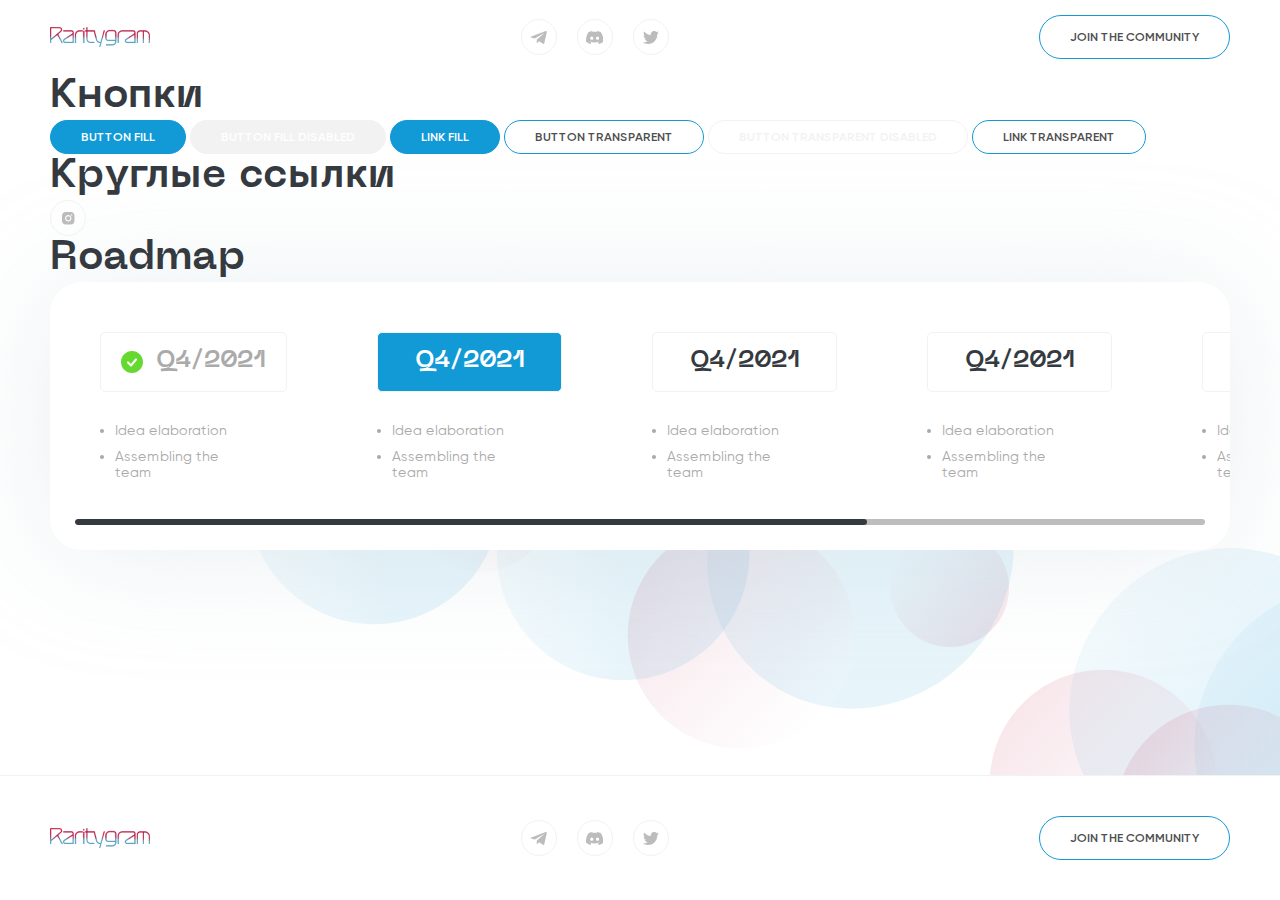
<file: ui-kit.html>
<!doctype html>
<html lang="ru">
<head>
  <meta charset="UTF-8">
<meta name="viewport"
      content="width=device-width">
<meta http-equiv="X-UA-Compatible" content="ie=edge">
<link rel="shortcut icon" href="#">
<title>UI-Kit</title>
<link rel="apple-touch-icon" sizes="180x180" href="./assets/favicon/apple-touch-icon.png">
<link rel="icon" type="image/png" sizes="32x32" href="./assets/favicon/favicon-32x32.png">
<link rel="icon" type="image/png" sizes="16x16" href="./assets/favicon/favicon-16x16.png">
<link rel="manifest" href="./assets/favicon/site.webmanifest">
<link rel="mask-icon" href="./assets/favicon/safari-pinned-tab.svg" color="#5bbad5">
<meta name="msapplication-TileColor" content="#ffffff">
<meta name="theme-color" content="#ffffff">
<link rel="stylesheet" href="./assets/css/bootstrap/bootstrap-grid.css">

  <link rel="stylesheet" href="./assets/css/chunks.css">

<link rel="stylesheet" href="./assets/css/style.css">
  
</head>
<body>
<header class="header">
  <div class="container">
    <div class="row">
      <div class="col-12">
        <div class="header__row">
          <a href="/" class="header__logo">
            <img src="./assets/img/ui/logo.png" alt="">
          </a>
          <div class="header__socials header-socials d-none d-lg-block">
            <ul class="header-socials__list">
              
                <li class="header-socials__item">
                  <a class="rounded-icon" href="https://t.me/raritygram_news">
                    
        <svg width="16" height="12" viewBox="0 0 16 12" fill="none" xmlns="http://www.w3.org/2000/svg">
          <path
              d="M14.4875 0.0789028L1.20041 4.96642C0.293616 5.31384 0.298862 5.79638 1.03404 6.01155L4.44537 7.02665L12.3382 2.27639C12.7114 2.05979 13.0524 2.17631 12.7721 2.41364L6.37736 7.9188H6.37586L6.37736 7.91952L6.14205 11.2737C6.48678 11.2737 6.63891 11.1228 6.83226 10.9448L8.48921 9.40786L11.9358 11.8363C12.5713 12.1701 13.0277 11.9985 13.1858 11.2751L15.4483 1.10402C15.6798 0.218301 15.0938 -0.182737 14.4875 0.0789028Z"
              fill="#BCBCBC"/>
        </svg>
      
                  </a>
                </li>
              
                <li class="header-socials__item">
                  <a class="rounded-icon" href="https://discord.gg/cJWBkKcw4R">
                    
        <svg width="16" height="12" viewBox="0 0 16 12" fill="none" xmlns="http://www.w3.org/2000/svg">
          <path
              d="M13.5446 0.995235C12.5246 0.535265 11.4313 0.195287 10.288 0.00196665C10.2778 1.20538e-05 10.2673 0.00127167 10.2579 0.0055713C10.2484 0.00987094 10.2406 0.0169979 10.2354 0.0259651C10.0954 0.271949 9.93937 0.592595 9.83004 0.845911C8.61747 0.664748 7.38471 0.664748 6.17214 0.845911C6.05037 0.56517 5.91305 0.29143 5.76082 0.0259651C5.75566 0.0168875 5.74785 0.00959932 5.73844 0.0050732C5.72903 0.000547074 5.71847 -0.00100181 5.70816 0.00063334C4.56552 0.193954 3.47222 0.533932 2.45158 0.994568C2.4428 0.998251 2.43536 1.00453 2.43025 1.01257C0.355643 4.06237 -0.213007 7.03684 0.0663185 9.97398C0.0670958 9.98117 0.0693288 9.98813 0.0728816 9.99444C0.0764344 10.0007 0.0812327 10.0063 0.0869846 10.0106C1.29788 10.8922 2.64847 11.5638 4.0822 11.9972C4.0922 12.0003 4.10289 12.0002 4.11288 11.9972C4.12287 11.9941 4.13169 11.988 4.1382 11.9798C4.44619 11.5665 4.72085 11.1299 4.95551 10.6713C4.96951 10.6446 4.95618 10.6126 4.92818 10.6019C4.49753 10.4398 4.08026 10.2441 3.68021 10.0166C3.67303 10.0125 3.66697 10.0067 3.66259 9.99969C3.6582 9.99267 3.65563 9.98467 3.6551 9.97641C3.65457 9.96815 3.65611 9.95989 3.65956 9.95237C3.66301 9.94485 3.66827 9.9383 3.67488 9.93331C3.75888 9.87132 3.84288 9.80666 3.92287 9.74199C3.93007 9.73618 3.93875 9.73248 3.94793 9.7313C3.95711 9.73012 3.96644 9.73152 3.97487 9.73533C6.5928 10.9113 9.42805 10.9113 12.0153 9.73533C12.0238 9.73129 12.0332 9.72971 12.0425 9.73077C12.0518 9.73184 12.0606 9.73549 12.068 9.74133C12.148 9.80665 12.2313 9.87132 12.316 9.93331C12.3226 9.9382 12.328 9.94466 12.3315 9.95211C12.3351 9.95957 12.3368 9.9678 12.3364 9.97605C12.336 9.98431 12.3335 9.99234 12.3293 9.99942C12.325 10.0065 12.3191 10.0124 12.312 10.0166C11.9133 10.246 11.4987 10.4399 11.0633 10.6013C11.0566 10.6037 11.0506 10.6075 11.0455 10.6125C11.0404 10.6175 11.0364 10.6235 11.0338 10.6301C11.0312 10.6367 11.0301 10.6438 11.0305 10.6509C11.0308 10.658 11.0327 10.665 11.036 10.6713C11.276 11.1292 11.5507 11.5652 11.8526 11.9792C11.8589 11.9877 11.8677 11.994 11.8777 11.9974C11.8877 12.0007 11.8985 12.0009 11.9086 11.9978C13.3448 11.5656 14.6976 10.8938 15.9099 10.0106C15.9158 10.0065 15.9207 10.0012 15.9244 9.99495C15.9281 9.98874 15.9304 9.98182 15.9312 9.97464C16.2645 6.57887 15.3725 3.6284 13.5653 1.0139C13.5608 1.0054 13.5535 0.99878 13.5446 0.995235ZM5.34683 8.18543C4.55886 8.18543 3.90887 7.47281 3.90887 6.59887C3.90887 5.72426 4.54619 5.0123 5.34683 5.0123C6.15348 5.0123 6.79746 5.73026 6.78479 6.59887C6.78479 7.47348 6.14748 8.18543 5.34683 8.18543ZM10.6633 8.18543C9.8747 8.18543 9.22539 7.47281 9.22539 6.59887C9.22539 5.72426 9.86203 5.0123 10.6633 5.0123C11.47 5.0123 12.114 5.73026 12.1013 6.59887C12.1013 7.47348 11.4707 8.18543 10.6633 8.18543Z"
              fill="#BCBCBC"/>
        </svg>
      
                  </a>
                </li>
              
                <li class="header-socials__item">
                  <a class="rounded-icon" href="https://twitter.com/raritygram">
                    
        <svg width="16" height="13" viewBox="0 0 16 13" fill="none" xmlns="http://www.w3.org/2000/svg">
          <path
              d="M15.8635 1.52971C15.2802 1.78821 14.6535 1.96287 13.9947 2.04182C14.6744 1.63506 15.183 0.994866 15.4255 0.240698C14.7868 0.620057 14.0878 0.887085 13.3589 1.03017C12.8687 0.506789 12.2194 0.159882 11.5119 0.043311C10.8043 -0.0732602 10.0781 0.047026 9.44591 0.385495C8.81373 0.723963 8.31098 1.26168 8.01572 1.91515C7.72045 2.56863 7.64919 3.30131 7.813 3.99943C6.51888 3.93446 5.25289 3.59809 4.09718 3.01217C2.94147 2.42626 1.92187 1.60388 1.10457 0.598406C0.825105 1.08047 0.664416 1.63939 0.664416 2.23464C0.664104 2.7705 0.796064 3.29816 1.04859 3.77079C1.30111 4.24342 1.66639 4.64641 2.11202 4.94401C1.59521 4.92756 1.0898 4.78792 0.637867 4.53669V4.57861C0.637815 5.33018 0.897788 6.05862 1.37367 6.64033C1.84956 7.22203 2.51204 7.62118 3.24872 7.77005C2.7693 7.8998 2.26666 7.91891 1.77876 7.82594C1.98661 8.47262 2.39147 9.03811 2.93668 9.44326C3.48189 9.84841 4.14014 10.0729 4.81929 10.0854C3.6664 10.9904 2.24259 11.4813 0.776898 11.4792C0.517267 11.4792 0.257855 11.4641 0 11.4338C1.48776 12.3903 3.21962 12.898 4.98836 12.896C10.9758 12.896 14.249 7.93702 14.249 3.63613C14.249 3.4964 14.2455 3.35528 14.2392 3.21555C14.8759 2.75512 15.4254 2.18497 15.8621 1.5318L15.8635 1.52971Z"
              fill="#BCBCBC"/>
        </svg>
      
                  </a>
                </li>
              
            </ul>
          </div>










          <div class="header__join d-none d-lg-block">
            <a class="button button_transparent" href="https://t.me/raritygram_eng">join the community</a>
          </div>
        </div>
      </div>
    </div>
  </div>
</header>
 


<main>
  
  <div class="container">
    <div class="row">
      <div class="col-12">
        <h2>Кнопки</h2>
        <button class="button button_fill">Button fill</button>
        <button class="button button_fill" disabled>Button fill disabled</button>
        <a href="#" class="button button_fill">link fill</a>
        <button class="button button_transparent">Button transparent</button>
        <button class="button button_transparent" disabled>Button transparent disabled</button>
        <a href="#" class="button button_transparent">Link transparent</a>
        <h2>Круглые ссылки</h2>
        <a class="rounded-icon" href="#">
          <svg width="13" height="13" viewBox="0 0 13 13" fill="none" xmlns="http://www.w3.org/2000/svg">
            <path
                d="M6.24422 4.16296C5.09734 4.16296 4.1614 5.0989 4.1614 6.24578C4.1614 7.39265 5.09734 8.32859 6.24422 8.32859C7.39109 8.32859 8.32703 7.39265 8.32703 6.24578C8.32703 5.0989 7.39109 4.16296 6.24422 4.16296ZM12.4911 6.24578C12.4911 5.38328 12.4989 4.52859 12.4505 3.66765C12.402 2.66765 12.1739 1.78015 11.4427 1.0489C10.7098 0.31609 9.82391 0.0895272 8.8239 0.0410897C7.9614 -0.00734776 7.10672 0.000464756 6.24578 0.000464756C5.38328 0.000464756 4.52859 -0.00734776 3.66765 0.0410897C2.66765 0.0895272 1.78015 0.317652 1.0489 1.0489C0.31609 1.78171 0.0895273 2.66765 0.0410897 3.66765C-0.00734777 4.53015 0.000464757 5.38484 0.000464757 6.24578C0.000464757 7.10671 -0.00734777 7.96296 0.0410897 8.8239C0.0895273 9.8239 0.317652 10.7114 1.0489 11.4426C1.78172 12.1755 2.66765 12.402 3.66765 12.4505C4.53015 12.4989 5.38484 12.4911 6.24578 12.4911C7.10828 12.4911 7.96297 12.4989 8.8239 12.4505C9.82391 12.402 10.7114 12.1739 11.4427 11.4426C12.1755 10.7098 12.402 9.8239 12.4505 8.8239C12.5005 7.96296 12.4911 7.10828 12.4911 6.24578ZM6.24422 9.45046C4.47078 9.45046 3.03953 8.01921 3.03953 6.24578C3.03953 4.47234 4.47078 3.04109 6.24422 3.04109C8.01766 3.04109 9.44891 4.47234 9.44891 6.24578C9.44891 8.01921 8.01766 9.45046 6.24422 9.45046ZM9.58016 3.65828C9.16609 3.65828 8.83172 3.3239 8.83172 2.90984C8.83172 2.49578 9.16609 2.1614 9.58016 2.1614C9.99422 2.1614 10.3286 2.49578 10.3286 2.90984C10.3287 3.00816 10.3094 3.10554 10.2719 3.1964C10.2343 3.28726 10.1792 3.36982 10.1097 3.43934C10.0401 3.50886 9.95758 3.56399 9.86672 3.60156C9.77586 3.63913 9.67848 3.6584 9.58016 3.65828Z"
                fill="#BCBCBC"/>
          </svg>
        </a>
        <h2>Roadmap</h2>
        <div class="roadmap">
          <div class="roadmap__block">
            <div class="roadmap__wrapper" data-simplebar="">
              <div class="roadmap__content">
                <ul>
                  <li>
                    <div class="roadmap-card">
                      <div class="roadmap-card__title">
                        <div class="check-item">
                          Q4/2021
                        </div>
                      </div>
                      <div class="roadmap-card__content">
                        <ul>
                          <li>Idea elaboration</li>
                          <li>Assembling the team</li>
                        </ul>
                      </div>
                    </div>
                  </li>
                  <li>
                    <div class="roadmap-card">
                      <div class="roadmap-card__title">
                        <div class="check-item">
                          Q4/2021
                        </div>
                      </div>
                      <div class="roadmap-card__content">
                        <ul>
                          <li>Idea elaboration</li>
                          <li>Assembling the team</li>
                        </ul>
                      </div>
                    </div>
                  </li>
                  <li>
                    <div class="roadmap-card">
                      <div class="roadmap-card__title">
                        <div class="check-item">
                          Q4/2021
                        </div>
                      </div>
                      <div class="roadmap-card__content">
                        <ul>
                          <li>Idea elaboration</li>
                          <li>Assembling the team</li>
                        </ul>
                      </div>
                    </div>
                  </li>
                  <li>
                    <div class="roadmap-card">
                      <div class="roadmap-card__title">
                        <div class="check-item">
                          Q4/2021
                        </div>
                      </div>
                      <div class="roadmap-card__content">
                        <ul>
                          <li>Idea elaboration</li>
                          <li>Assembling the team</li>
                        </ul>
                      </div>
                    </div>
                  </li>
                  <li class="current">
                    <div class="roadmap-card">
                      <div class="roadmap-card__title">
                        <div class="check-item">
                          Q4/2021
                        </div>
                      </div>
                      <div class="roadmap-card__content">
                        <ul>
                          <li>Idea elaboration</li>
                          <li>Assembling the team</li>
                        </ul>
                      </div>
                    </div>
                  </li>
                  <li>
                    <div class="roadmap-card">
                      <div class="roadmap-card__title">
                        <div class="check-item">
                          Q4/2021
                        </div>
                      </div>
                      <div class="roadmap-card__content">
                        <ul>
                          <li>Idea elaboration</li>
                          <li>Assembling the team</li>
                        </ul>
                      </div>
                    </div>
                  </li>
                </ul>
              </div>
            </div>
          </div>
        </div>
      </div>
    </div>
  </div>


</main>


<footer class="footer">
  <div class="container">
    <div class="row">
      <div class="col-12">
        <div class="footer__row">
          <div class="footer__join order-lg-2">
            <a class="button button_transparent" href="https://t.me/raritygram_eng">join the community</a>
          </div>

          <div class="footer__socials footer-socials order-lg-1">
            <ul class="footer-socials__list">
              
                <li class="footer-socials__item">
                  <a class="rounded-icon" href="https://t.me/raritygram_news">
                    
        <svg width="16" height="12" viewBox="0 0 16 12" fill="none" xmlns="http://www.w3.org/2000/svg">
          <path
              d="M14.4875 0.0789028L1.20041 4.96642C0.293616 5.31384 0.298862 5.79638 1.03404 6.01155L4.44537 7.02665L12.3382 2.27639C12.7114 2.05979 13.0524 2.17631 12.7721 2.41364L6.37736 7.9188H6.37586L6.37736 7.91952L6.14205 11.2737C6.48678 11.2737 6.63891 11.1228 6.83226 10.9448L8.48921 9.40786L11.9358 11.8363C12.5713 12.1701 13.0277 11.9985 13.1858 11.2751L15.4483 1.10402C15.6798 0.218301 15.0938 -0.182737 14.4875 0.0789028Z"
              fill="#BCBCBC"/>
        </svg>
      
                  </a>
                </li>
              
                <li class="footer-socials__item">
                  <a class="rounded-icon" href="https://discord.gg/cJWBkKcw4R">
                    
        <svg width="16" height="12" viewBox="0 0 16 12" fill="none" xmlns="http://www.w3.org/2000/svg">
          <path
              d="M13.5446 0.995235C12.5246 0.535265 11.4313 0.195287 10.288 0.00196665C10.2778 1.20538e-05 10.2673 0.00127167 10.2579 0.0055713C10.2484 0.00987094 10.2406 0.0169979 10.2354 0.0259651C10.0954 0.271949 9.93937 0.592595 9.83004 0.845911C8.61747 0.664748 7.38471 0.664748 6.17214 0.845911C6.05037 0.56517 5.91305 0.29143 5.76082 0.0259651C5.75566 0.0168875 5.74785 0.00959932 5.73844 0.0050732C5.72903 0.000547074 5.71847 -0.00100181 5.70816 0.00063334C4.56552 0.193954 3.47222 0.533932 2.45158 0.994568C2.4428 0.998251 2.43536 1.00453 2.43025 1.01257C0.355643 4.06237 -0.213007 7.03684 0.0663185 9.97398C0.0670958 9.98117 0.0693288 9.98813 0.0728816 9.99444C0.0764344 10.0007 0.0812327 10.0063 0.0869846 10.0106C1.29788 10.8922 2.64847 11.5638 4.0822 11.9972C4.0922 12.0003 4.10289 12.0002 4.11288 11.9972C4.12287 11.9941 4.13169 11.988 4.1382 11.9798C4.44619 11.5665 4.72085 11.1299 4.95551 10.6713C4.96951 10.6446 4.95618 10.6126 4.92818 10.6019C4.49753 10.4398 4.08026 10.2441 3.68021 10.0166C3.67303 10.0125 3.66697 10.0067 3.66259 9.99969C3.6582 9.99267 3.65563 9.98467 3.6551 9.97641C3.65457 9.96815 3.65611 9.95989 3.65956 9.95237C3.66301 9.94485 3.66827 9.9383 3.67488 9.93331C3.75888 9.87132 3.84288 9.80666 3.92287 9.74199C3.93007 9.73618 3.93875 9.73248 3.94793 9.7313C3.95711 9.73012 3.96644 9.73152 3.97487 9.73533C6.5928 10.9113 9.42805 10.9113 12.0153 9.73533C12.0238 9.73129 12.0332 9.72971 12.0425 9.73077C12.0518 9.73184 12.0606 9.73549 12.068 9.74133C12.148 9.80665 12.2313 9.87132 12.316 9.93331C12.3226 9.9382 12.328 9.94466 12.3315 9.95211C12.3351 9.95957 12.3368 9.9678 12.3364 9.97605C12.336 9.98431 12.3335 9.99234 12.3293 9.99942C12.325 10.0065 12.3191 10.0124 12.312 10.0166C11.9133 10.246 11.4987 10.4399 11.0633 10.6013C11.0566 10.6037 11.0506 10.6075 11.0455 10.6125C11.0404 10.6175 11.0364 10.6235 11.0338 10.6301C11.0312 10.6367 11.0301 10.6438 11.0305 10.6509C11.0308 10.658 11.0327 10.665 11.036 10.6713C11.276 11.1292 11.5507 11.5652 11.8526 11.9792C11.8589 11.9877 11.8677 11.994 11.8777 11.9974C11.8877 12.0007 11.8985 12.0009 11.9086 11.9978C13.3448 11.5656 14.6976 10.8938 15.9099 10.0106C15.9158 10.0065 15.9207 10.0012 15.9244 9.99495C15.9281 9.98874 15.9304 9.98182 15.9312 9.97464C16.2645 6.57887 15.3725 3.6284 13.5653 1.0139C13.5608 1.0054 13.5535 0.99878 13.5446 0.995235ZM5.34683 8.18543C4.55886 8.18543 3.90887 7.47281 3.90887 6.59887C3.90887 5.72426 4.54619 5.0123 5.34683 5.0123C6.15348 5.0123 6.79746 5.73026 6.78479 6.59887C6.78479 7.47348 6.14748 8.18543 5.34683 8.18543ZM10.6633 8.18543C9.8747 8.18543 9.22539 7.47281 9.22539 6.59887C9.22539 5.72426 9.86203 5.0123 10.6633 5.0123C11.47 5.0123 12.114 5.73026 12.1013 6.59887C12.1013 7.47348 11.4707 8.18543 10.6633 8.18543Z"
              fill="#BCBCBC"/>
        </svg>
      
                  </a>
                </li>
              
                <li class="footer-socials__item">
                  <a class="rounded-icon" href="https://twitter.com/raritygram">
                    
        <svg width="16" height="13" viewBox="0 0 16 13" fill="none" xmlns="http://www.w3.org/2000/svg">
          <path
              d="M15.8635 1.52971C15.2802 1.78821 14.6535 1.96287 13.9947 2.04182C14.6744 1.63506 15.183 0.994866 15.4255 0.240698C14.7868 0.620057 14.0878 0.887085 13.3589 1.03017C12.8687 0.506789 12.2194 0.159882 11.5119 0.043311C10.8043 -0.0732602 10.0781 0.047026 9.44591 0.385495C8.81373 0.723963 8.31098 1.26168 8.01572 1.91515C7.72045 2.56863 7.64919 3.30131 7.813 3.99943C6.51888 3.93446 5.25289 3.59809 4.09718 3.01217C2.94147 2.42626 1.92187 1.60388 1.10457 0.598406C0.825105 1.08047 0.664416 1.63939 0.664416 2.23464C0.664104 2.7705 0.796064 3.29816 1.04859 3.77079C1.30111 4.24342 1.66639 4.64641 2.11202 4.94401C1.59521 4.92756 1.0898 4.78792 0.637867 4.53669V4.57861C0.637815 5.33018 0.897788 6.05862 1.37367 6.64033C1.84956 7.22203 2.51204 7.62118 3.24872 7.77005C2.7693 7.8998 2.26666 7.91891 1.77876 7.82594C1.98661 8.47262 2.39147 9.03811 2.93668 9.44326C3.48189 9.84841 4.14014 10.0729 4.81929 10.0854C3.6664 10.9904 2.24259 11.4813 0.776898 11.4792C0.517267 11.4792 0.257855 11.4641 0 11.4338C1.48776 12.3903 3.21962 12.898 4.98836 12.896C10.9758 12.896 14.249 7.93702 14.249 3.63613C14.249 3.4964 14.2455 3.35528 14.2392 3.21555C14.8759 2.75512 15.4254 2.18497 15.8621 1.5318L15.8635 1.52971Z"
              fill="#BCBCBC"/>
        </svg>
      
                  </a>
                </li>
              
            </ul>
          </div>
          <a href="/" class="footer__logo order-lg-0">
            <img src="./assets/img/ui/logo.png" alt="">
          </a>











        </div>
      </div>
    </div>
  </div>
</footer>
 
 
  <script src="./assets/js/vendors/vendor-axios.min.js"></script>
 
  <script src="./assets/js/vendors/vendor-babel.min.js"></script>
 
  <script src="./assets/js/vendors/vendor-can-use-dom.min.js"></script>
 
  <script src="./assets/js/vendors/vendor-juggle.min.js"></script>
 
  <script src="./assets/js/vendors/vendor-lodash.debounce.min.js"></script>
 
  <script src="./assets/js/vendors/vendor-lodash.memoize.min.js"></script>
 
  <script src="./assets/js/vendors/vendor-lodash.throttle.min.js"></script>
 
  <script src="./assets/js/vendors/vendor-simplebar.min.js"></script>
 
<script src="./assets/js/main.min.js"></script>
 
</body>
</html>
</file>
<file: assets/css/chunks.css>
[data-simplebar] {
  position: relative;
  flex-direction: column;
  flex-wrap: wrap;
  justify-content: flex-start;
  align-content: flex-start;
  align-items: flex-start;
}

.simplebar-wrapper {
  overflow: hidden;
  width: inherit;
  height: inherit;
  max-width: inherit;
  max-height: inherit;
}

.simplebar-mask {
  direction: inherit;
  position: absolute;
  overflow: hidden;
  padding: 0;
  margin: 0;
  left: 0;
  top: 0;
  bottom: 0;
  right: 0;
  width: auto !important;
  height: auto !important;
  z-index: 0;
}

.simplebar-offset {
  direction: inherit !important;
  box-sizing: inherit !important;
  resize: none !important;
  position: absolute;
  top: 0;
  left: 0;
  bottom: 0;
  right: 0;
  padding: 0;
  margin: 0;
  -webkit-overflow-scrolling: touch;
}

.simplebar-content-wrapper {
  direction: inherit;
  box-sizing: border-box !important;
  position: relative;
  display: block;
  height: 100%; /* Required for horizontal native scrollbar to not appear if parent is taller than natural height */
  width: auto;
  max-width: 100%; /* Not required for horizontal scroll to trigger */
  max-height: 100%; /* Needed for vertical scroll to trigger */
  scrollbar-width: none;
  -ms-overflow-style: none;
}

.simplebar-content-wrapper::-webkit-scrollbar,
.simplebar-hide-scrollbar::-webkit-scrollbar {
  width: 0;
  height: 0;
}

.simplebar-content:before,
.simplebar-content:after {
  content: ' ';
  display: table;
}

.simplebar-placeholder {
  max-height: 100%;
  max-width: 100%;
  width: 100%;
  pointer-events: none;
}

.simplebar-height-auto-observer-wrapper {
  box-sizing: inherit !important;
  height: 100%;
  width: 100%;
  max-width: 1px;
  position: relative;
  float: left;
  max-height: 1px;
  overflow: hidden;
  z-index: -1;
  padding: 0;
  margin: 0;
  pointer-events: none;
  flex-grow: inherit;
  flex-shrink: 0;
  flex-basis: 0;
}

.simplebar-height-auto-observer {
  box-sizing: inherit;
  display: block;
  opacity: 0;
  position: absolute;
  top: 0;
  left: 0;
  height: 1000%;
  width: 1000%;
  min-height: 1px;
  min-width: 1px;
  overflow: hidden;
  pointer-events: none;
  z-index: -1;
}

.simplebar-track {
  z-index: 1;
  position: absolute;
  right: 0;
  bottom: 0;
  pointer-events: none;
  overflow: hidden;
}

[data-simplebar].simplebar-dragging .simplebar-content {
  pointer-events: none;
  user-select: none;
  -webkit-user-select: none;
}

[data-simplebar].simplebar-dragging .simplebar-track {
  pointer-events: all;
}

.simplebar-scrollbar {
  position: absolute;
  left: 0;
  right: 0;
  min-height: 10px;
}

.simplebar-scrollbar:before {
  position: absolute;
  content: '';
  background: black;
  border-radius: 7px;
  left: 2px;
  right: 2px;
  opacity: 0;
  transition: opacity 0.2s linear;
}

.simplebar-scrollbar.simplebar-visible:before {
  /* When hovered, remove all transitions from drag handle */
  opacity: 0.5;
  transition: opacity 0s linear;
}

.simplebar-track.simplebar-vertical {
  top: 0;
  width: 11px;
}

.simplebar-track.simplebar-vertical .simplebar-scrollbar:before {
  top: 2px;
  bottom: 2px;
}

.simplebar-track.simplebar-horizontal {
  left: 0;
  height: 11px;
}

.simplebar-track.simplebar-horizontal .simplebar-scrollbar:before {
  height: 100%;
  left: 2px;
  right: 2px;
}

.simplebar-track.simplebar-horizontal .simplebar-scrollbar {
  right: auto;
  left: 0;
  top: 2px;
  height: 7px;
  min-height: 0;
  min-width: 10px;
  width: auto;
}

/* Rtl support */
[data-simplebar-direction='rtl'] .simplebar-track.simplebar-vertical {
  right: auto;
  left: 0;
}

.hs-dummy-scrollbar-size {
  direction: rtl;
  position: fixed;
  opacity: 0;
  visibility: hidden;
  height: 500px;
  width: 500px;
  overflow-y: hidden;
  overflow-x: scroll;
}

.simplebar-hide-scrollbar {
  position: fixed;
  left: 0;
  visibility: hidden;
  overflow-y: scroll;
  scrollbar-width: none;
  -ms-overflow-style: none;
}
</file>
<file: assets/css/style.css>
/*! normalize.css v8.0.1 | MIT License | github.com/necolas/normalize.css */
html {
  line-height: 1.15;
  -webkit-text-size-adjust: 100%;
}
body {
  margin: 0;
}
main {
  display: block;
}
h1 {
  font-size: 2em;
  margin: 0.67em 0;
}
hr {
  -webkit-box-sizing: content-box;
  box-sizing: content-box;
  height: 0;
  overflow: visible;
}
pre {
  font-family: monospace, monospace;
  font-size: 1em;
}
a {
  background-color: transparent;
}
abbr[title] {
  border-bottom: none;
  text-decoration: underline;
  -webkit-text-decoration: underline dotted;
  text-decoration: underline dotted;
}
b,
strong {
  font-weight: bolder;
}
code,
kbd,
samp {
  font-family: monospace, monospace;
  font-size: 1em;
}
small {
  font-size: 80%;
}
sub,
sup {
  font-size: 75%;
  line-height: 0;
  position: relative;
  vertical-align: baseline;
}
sub {
  bottom: -0.25em;
}
sup {
  top: -0.5em;
}
img {
  border-style: none;
}
button,
input,
optgroup,
select,
textarea {
  font-family: inherit;
  font-size: 100%;
  line-height: 1.15;
  margin: 0;
}
button,
input {
  overflow: visible;
}
button,
select {
  text-transform: none;
}
[type="button"],
[type="reset"],
[type="submit"],
button {
  -webkit-appearance: button;
}
[type="button"]::-moz-focus-inner,
[type="reset"]::-moz-focus-inner,
[type="submit"]::-moz-focus-inner,
button::-moz-focus-inner {
  border-style: none;
  padding: 0;
}
[type="button"]:-moz-focusring,
[type="reset"]:-moz-focusring,
[type="submit"]:-moz-focusring,
button:-moz-focusring {
  outline: 1px dotted ButtonText;
}
fieldset {
  padding: 0.35em 0.75em 0.625em;
}
legend {
  -webkit-box-sizing: border-box;
  box-sizing: border-box;
  color: inherit;
  display: table;
  max-width: 100%;
  padding: 0;
  white-space: normal;
}
progress {
  vertical-align: baseline;
}
textarea {
  overflow: auto;
}
[type="checkbox"],
[type="radio"] {
  -webkit-box-sizing: border-box;
  box-sizing: border-box;
  padding: 0;
}
[type="number"]::-webkit-inner-spin-button,
[type="number"]::-webkit-outer-spin-button {
  height: auto;
}
[type="search"] {
  -webkit-appearance: textfield;
  outline-offset: -2px;
}
[type="search"]::-webkit-search-decoration {
  -webkit-appearance: none;
}
::-webkit-file-upload-button {
  -webkit-appearance: button;
  font: inherit;
}
details {
  display: block;
}
summary {
  display: list-item;
}
template {
  display: none;
}
[hidden] {
  display: none;
}
@font-face {
  font-family: "Neue Machine";
  font-style: normal;
  font-weight: 400;
  src: local("Neue Machine"), url(../fonts/nm/nm-r.woff2) format("woff2"),
    url(../fonts/nm/nm-r.woff) format("woff");
  font-display: swap;
}
@font-face {
  font-family: "Neue Machine";
  font-style: normal;
  font-weight: 500;
  src: local("Neue Machine"), url(../fonts/nm/nm-m.woff2) format("woff2"),
    url(../fonts/nm/nm-m.woff) format("woff");
  font-display: swap;
}
@font-face {
  font-family: "Neue Machine";
  font-style: normal;
  font-weight: 700;
  src: local("Neue Machine"), url(../fonts/nm/nm-b.woff2) format("woff2"),
    url(../fonts/nm/nm-b.woff) format("woff");
  font-display: swap;
}
@font-face {
  font-family: "Neue Machine";
  font-style: normal;
  font-weight: 800;
  src: local("Neue Machine"), url(../fonts/nm/nm-eb.woff2) format("woff2"),
    url(../fonts/nm/nm-eb.woff) format("woff");
  font-display: swap;
}
@font-face {
  font-family: Gilroy;
  font-style: normal;
  font-weight: 400;
  src: local("Gilroy"), url(../fonts/g/g-r.woff2) format("woff2"),
    url(../fonts/g/g-r.woff) format("woff");
  font-display: swap;
}
@font-face {
  font-family: Gilroy;
  font-style: normal;
  font-weight: 500;
  src: local("Gilroy"), url(../fonts/g/g-m.woff2) format("woff2"),
    url(../fonts/g/g-m.woff) format("woff");
  font-display: swap;
}
@font-face {
  font-family: Gilroy;
  font-style: normal;
  font-weight: 600;
  src: local("Gilroy"), url(../fonts/g/g-sm.woff2) format("woff2"),
    url(../fonts/g/g-sm.woff) format("woff");
  font-display: swap;
}
:root {
  --main_blue: #129ad6;
  --main_pink: #db4f76;
  --text-color: #aaaaaa;
  --titles-color: #343a40;
  --text-color_dark: #161616;
  --red: #eb5757;
  --orange: #f2994a;
  --yellow: #f2c94c;
  --green1: #219653;
  --green2: #27ae60;
  --green3: #6fcf97;
  --grey1: #4f4f4f;
  --grey2: #828282;
  --grey3: #bdbdbd;
  --grey4: #e0e0e0;
  --grey5: #f2f2f2;
}
* {
  -webkit-font-smoothing: antialiased;
  font-smooth: antialiased;
}
body {
  margin: 0;
  padding: 0;
  min-width: 375px;
  display: -webkit-box;
  display: -ms-flexbox;
  display: flex;
  -webkit-box-orient: vertical;
  -webkit-box-direction: normal;
  -ms-flex-direction: column;
  flex-direction: column;
  min-height: 100vh;
}
html {
  background-color: #fff;
  font-family: Gilroy, -apple-system, BlinkMacSystemFont, Open Sans, Roboto,
    Helvetica Neue, Helvetica, sans-serif;
  color: var(--grey1);
}
main {
  position: relative;
  overflow: hidden;
  -webkit-box-flex: 1;
  -ms-flex-positive: 1;
  flex-grow: 1;
  padding-bottom: 100px;
}
button {
  margin: 0;
  cursor: pointer;
}
p {
  line-height: 1.2;
}
h1,
h2,
h3 {
  font-family: Neue Machine, -apple-system, BlinkMacSystemFont, Open Sans,
    Roboto, Helvetica Neue, Helvetica, sans-serif;
  color: var(--titles-color);
  margin: 0;
}
h1 {
  font-weight: 800;
  font-size: 32px;
}
h2 {
  font-size: 24px;
}
h2,
h3 {
  font-weight: 700;
}
ul {
  margin: 0;
  padding: 0;
  list-style: none;
}
a {
  font-weight: inherit;
  text-decoration: none;
}
[data-href] {
  cursor: pointer;
}
.disabled {
  pointer-events: none;
}
.content > :first-child {
  margin-top: 0 !important;
}
.content > :last-child {
  margin-bottom: 0 !important;
}
.text_small {
  font-size: 14px;
}
.gradient-text {
  background: -webkit-gradient(
    linear,
    left top,
    right top,
    color-stop(50%, var(--main_blue)),
    to(var(--main_pink))
  );
  background: -o-linear-gradient(left, var(--main_blue) 50%, var(--main_pink));
  background: linear-gradient(90deg, var(--main_blue) 50%, var(--main_pink));
  background-clip: text;
  -webkit-background-clip: text;
  -webkit-text-fill-color: transparent;
}
.button {
  display: inline-block;
  background-color: transparent;
  border: 1px solid rgba(255, 255, 255, 0);
  color: var(--grey1);
  border-radius: 40px;
  text-transform: uppercase;
  font-size: 12px;
  line-height: 1;
  font-weight: 600;
  text-align: center;
  padding: 10px 30px;
  -webkit-transition: background-color 0.4s, color 0.4s, -webkit-box-shadow 0.4s;
  transition: background-color 0.4s, color 0.4s, -webkit-box-shadow 0.4s;
  -o-transition: background-color 0.4s, box-shadow 0.4s, color 0.4s;
  transition: background-color 0.4s, box-shadow 0.4s, color 0.4s;
  transition: background-color 0.4s, box-shadow 0.4s, color 0.4s,
    -webkit-box-shadow 0.4s;
}
.button_fill {
  --btn-accent-color: var(--main_blue);
  border: 1px solid var(--btn-accent-color);
  background-color: var(--btn-accent-color);
  color: #fff;
  -webkit-box-shadow: inset 0 0 0 rgba(255, 255, 255, 0);
  box-shadow: inset 0 0 0 rgba(255, 255, 255, 0);
}
.button_fill:hover {
  --btn-accent-color: #41aedf;
}
.button_fill:active {
  --btn-accent-color: var(--main_blue);
  -webkit-box-shadow: inset 0 2px 8px rgba(0, 0, 0, 0.25);
  box-shadow: inset 0 2px 8px rgba(0, 0, 0, 0.25);
}
.button_fill.disabled,
.button_fill[disabled] {
  --btn-accent-color: var(--grey5);
}
.button_transparent {
  --btn-accent-color: var(--main_blue);
  border: 1px solid var(--btn-accent-color);
  -webkit-box-shadow: inset 0 0 0 rgba(255, 255, 255, 0);
  box-shadow: inset 0 0 0 rgba(255, 255, 255, 0);
}
.button_transparent:hover {
  --btn-accent-color: #41aedf;
}
.button_transparent:active {
  --btn-accent-color: var(--main_blue);
  -webkit-box-shadow: inset 0 2px 8px rgba(0, 0, 0, 0.25);
  box-shadow: inset 0 2px 8px rgba(0, 0, 0, 0.25);
}
.button_transparent.disabled,
.button_transparent[disabled] {
  --btn-accent-color: var(--grey5);
  color: var(--btn-accent-color);
}
.button_soon {
  --btn-accent-color: #f8fcfe;
  border-color: var(--grey5);
  background-color: var(--btn-accent-color);
}
.button_soon:hover {
  --btn-accent-color: #bcdeef;
}
.section {
  margin: 140px 0;
}
.section:first-of-type {
  margin-top: 0;
}
.section:last-of-type {
  margin-bottom: 0;
}
.section__title {
  text-align: center;
  margin-bottom: 24px;
}
.section__subtitle {
  color: var(--titles-color);
  font-family: Neue Machine, -apple-system, BlinkMacSystemFont, Open Sans,
    Roboto, Helvetica Neue, Helvetica, sans-serif;
  font-weight: 700;
  font-size: 18px;
  text-align: center;
  margin-bottom: 20px;
}
.isometric-card {
  -webkit-transform: matrix(0.71, -0.41, 1.22, 0.71, 0, 0);
  -ms-transform: matrix(0.71, -0.41, 1.22, 0.71, 0, 0);
  transform: matrix(0.71, -0.41, 1.22, 0.71, 0, 0);
  color: var(--text-color);
}
.isometric-card__bubble-block {
  position: relative;
  margin-bottom: 30px;
}
.isometric-card__bubble-wrapper {
  overflow: hidden;
  border-radius: 32px;
  padding: 1px;
  font-family: Neue Machine, -apple-system, BlinkMacSystemFont, Open Sans,
    Roboto, Helvetica Neue, Helvetica, sans-serif;
  font-weight: 600;
  background-image: -webkit-gradient(
    linear,
    right top,
    left top,
    from(white),
    to(rgba(20, 156, 216, 0.5))
  );
  background-image: -o-linear-gradient(right, #fff, rgba(20, 156, 216, 0.5));
  background-image: linear-gradient(-90deg, #fff, rgba(20, 156, 216, 0.5));
  color: var(--text-color_dark);
  -webkit-box-shadow: 0 4px 120px rgba(173, 195, 205, 0.2);
  box-shadow: 0 4px 120px rgba(173, 195, 205, 0.2);
}
.isometric-card__bubble-wrapper.reflect {
  position: absolute;
  z-index: -1;
  left: -15px;
  top: 10px;
  width: 100%;
  height: 100%;
  opacity: 0.4;
}
.isometric-card__bubble {
  height: 100%;
  border-radius: inherit;
  padding: 30px 0;
  background: #fff;
  text-align: center;
}
.card-with-icon {
  background: #fff;
  padding: 54px 40px;
  border: 1px solid var(--grey5);
  -webkit-box-sizing: border-box;
  box-sizing: border-box;
  -webkit-box-shadow: 0 4px 120px rgba(173, 195, 205, 0.2);
  box-shadow: 0 4px 120px rgba(173, 195, 205, 0.2);
  border-radius: 32px;
  color: var(--text-color);
  font-size: 14px;
}
.card-with-icon__title {
  font-family: Neue Machine, -apple-system, BlinkMacSystemFont, Open Sans,
    Roboto, Helvetica Neue, Helvetica, sans-serif;
  font-weight: 700;
  font-size: 18px;
  margin-bottom: 24px;
  color: var(--text-color_dark);
}
.card-with-icon__icon {
  width: 48px;
  position: relative;
  margin-bottom: 24px;
}
.card-with-icon__icon::before {
  content: "";
  display: block;
  padding-top: 100%;
}
.card-with-icon__icon img,
.card-with-icon__icon svg {
  position: absolute;
  left: 0;
  right: 0;
  bottom: 0;
  top: 0;
  max-height: 33px;
  width: auto;
  margin: auto 0;
}
.table {
  text-align: center;
  width: 100%;
  border: none;
  border-spacing: 0;
  min-width: 1180px;
}
.table .trow__title,
.table thead {
  color: #c3c3c3;
}
.table thead th {
  padding: 20px 0;
}
.table .trow__title,
.table th {
  font-weight: 600;
}
.table tbody tr {
  margin-top: -4px;
  border: none;
}
.table tbody tr:nth-child(odd) td {
  border-top: 1px solid #f2f2f2;
  border-bottom: 1px solid #f2f2f2;
}
.table tbody tr:nth-child(odd) td:first-child {
  border-radius: 32px 0 0 32px;
  border-left: 1px solid #f2f2f2;
}
.table tbody tr:nth-child(odd) td:last-child {
  border-radius: 0 32px 32px 0;
  border-right: 1px solid #f2f2f2;
}
.table tbody tr:nth-child(odd) .trow__cell:nth-child(even) {
  background-color: #f8fcfe;
}
.table tbody tr:nth-child(even) td:last-child {
  border-radius: 0 32px 32px 0;
  border-right: 1px solid #f2f2f2;
}
.table tbody tr:nth-child(even) .trow__cell:nth-child(odd) {
  background-color: #f8fcfe;
}
.table tbody tr td {
  background-color: #fff;
  padding: 20px 0;
}
.table tbody tr .trow__title {
  min-width: 262px;
  background-color: rgba(255, 255, 255, 0);
  background-image: -webkit-gradient(
    linear,
    left top,
    right top,
    color-stop(10%, transparent),
    to(white)
  );
  background-image: -o-linear-gradient(left, transparent 10%, #fff);
  background-image: linear-gradient(90deg, transparent 10%, #fff);
}
.table tbody tr .trow__cell {
  min-width: 153px;
  font-weight: 600;
  color: var(--text-color_dark);
}
.table tbody tr .zero {
  color: #c3c3c3 !important;
}
.simplebar-track {
  opacity: 1;
  background-color: var(--grey3);
  border-radius: 50px;
}
.simplebar-track.simplebar-horizontal {
  opacity: 1;
  height: 6px;
}
.simplebar-track.simplebar-horizontal .simplebar-scrollbar {
  height: 100%;
  top: 0;
}
.simplebar-track.simplebar-horizontal .simplebar-scrollbar::before {
  background-color: var(--titles-color);
  left: 0;
  right: 0;
  opacity: 1;
}
.simplebar-track.simplebar-vertical {
  width: 6px;
}
.check-item {
  font-family: Neue Machine, -apple-system, BlinkMacSystemFont, Open Sans,
    Roboto, Helvetica Neue, Helvetica, sans-serif;
  font-weight: 700;
  color: var(--text-color_dark);
  padding: 12px 24px 12px 60px;
  text-align: left;
  background-image: url(../img/ui/check_green.svg);
  background-position: 24px center;
  background-size: 22px 22px;
  background-repeat: no-repeat;
  border-radius: 50px;
  border: 1px solid var(--grey5);
}
.check-item_dark {
  background-image: url(../img/ui/check_black.svg);
}
.check-item > :first-child {
  margin-top: 0;
}
.check-item > :last-child {
  margin-bottom: 0;
}
.check-item p {
  font-size: 14px;
  color: var(--text-color);
  margin: 5px 0;
  font-weight: 400;
  font-family: Gilroy, -apple-system, BlinkMacSystemFont, Open Sans, Roboto,
    Helvetica Neue, Helvetica, sans-serif;
}
.info-block {
  --gradient_one: var(--main_blue);
  --gradient_two: rgba(255, 255, 255, 0);
  background-image: -o-linear-gradient(
    9.29deg,
    var(--gradient_one) -52.26%,
    var(--gradient_two) 116.11%
  );
  background-image: linear-gradient(
    80.71deg,
    var(--gradient_one) -52.26%,
    var(--gradient_two) 116.11%
  );
  padding: 60px 80px 60px 50px;
  font-size: 24px;
  color: #fff;
  text-transform: uppercase;
  font-weight: 700;
  font-family: Neue Machine, -apple-system, BlinkMacSystemFont, Open Sans,
    Roboto, Helvetica Neue, Helvetica, sans-serif;
  border-radius: 32px;
  position: relative;
}
.info-block__image {
  width: 200px;
  position: absolute;
  right: 0;
  top: 50%;
  -webkit-transform: translate(50%, -50%);
  -ms-transform: translate(50%, -50%);
  transform: translate(50%, -50%);
}
.info-block__image::before {
  content: "";
  padding-top: 100%;
  display: block;
}
.info-block__image img {
  position: absolute;
  left: 0;
  top: 0;
  width: 100%;
  height: 100%;
  -o-object-fit: contain;
  object-fit: contain;
  -o-object-position: center;
  object-position: center;
}
.card-with-link {
  padding: 40px;
  border-radius: 32px;
  border: 1px solid var(--grey5);
  text-align: center;
  display: -webkit-box;
  display: -ms-flexbox;
  display: flex;
  -webkit-box-orient: vertical;
  -webkit-box-direction: normal;
  -ms-flex-direction: column;
  flex-direction: column;
  -webkit-box-align: center;
  -ms-flex-align: center;
  align-items: center;
}
.platform-section .card-with-link__button {
  pointer-events: none;
}
.card-with-link__button {
  margin-top: 24px;
  padding: 20px 50px;
}
.card-with-link__content {
  color: var(--text-color);
  margin-bottom: auto;
}
.card-with-link__content > * {
  margin: 24px 0;
}
.card-with-link__title {
  font-family: Neue Machine, -apple-system, BlinkMacSystemFont, Open Sans,
    Roboto, Helvetica Neue, Helvetica, sans-serif;
  font-size: 18px;
  color: var(--titles-color);
  font-weight: 700;
}
.social-card {
  padding: 40px 25px;
  background: #fff;
  -webkit-box-shadow: 0 4px 120px rgba(173, 195, 205, 0.25);
  box-shadow: 0 4px 120px rgba(173, 195, 205, 0.25);
  border-radius: 32px;
  min-height: 341px;
  display: -webkit-box;
  display: -ms-flexbox;
  display: flex;
  -webkit-box-orient: vertical;
  -webkit-box-direction: normal;
  -ms-flex-direction: column;
  flex-direction: column;
}
.social-card__content {
  -webkit-box-flex: 1;
  -ms-flex-positive: 1;
  flex-grow: 1;
  font-size: 14px;
  display: -webkit-box;
  display: -ms-flexbox;
  display: flex;
  -webkit-box-orient: vertical;
  -webkit-box-direction: normal;
  -ms-flex-direction: column;
  flex-direction: column;
  color: var(--text-color);
}
.social-card__title {
  font-weight: 700;
  font-family: Neue Machine, -apple-system, BlinkMacSystemFont, Open Sans,
    Roboto, Helvetica Neue, Helvetica, sans-serif;
  font-size: 18px;
  color: var(--titles-color);
  margin-bottom: 30px;
}
.social-card__control {
  font-size: 12px;
  margin: auto 0;
}
.social-card__control .button_fill {
  background-image: -o-linear-gradient(
    10deg,
    var(--main_blue) 44.31%,
    #fff 141.3%
  );
  background-image: linear-gradient(
    80deg,
    var(--main_blue) 44.31%,
    #fff 141.3%
  );
  border: none;
  padding: 15px 50px;
}
.social-card__control .button_fill::after {
  content: url(../img/ui/arrow.svg);
  display: inline-block;
  vertical-align: middle;
  margin-left: 15px;
}
.social-card__icon {
  width: 48px;
  position: relative;
}
.social-card__icon::before {
  display: block;
  content: "";
  padding-top: 100%;
}
.social-card__icon img,
.social-card__icon svg {
  position: absolute;
  left: 0;
  right: 0;
  top: 0;
  bottom: 0;
  max-height: 37px;
  max-width: 44px;
  height: auto;
  width: auto;
}
.roadmap__block {
  background: #fff;
  -webkit-box-shadow: 0 4px 120px rgba(173, 195, 205, 0.25);
  box-shadow: 0 4px 120px rgba(173, 195, 205, 0.25);
  border-radius: 32px;
  padding: 25px;
  padding-right: 0;
}
.roadmap__wrapper.simplebar-active {
  padding-bottom: 20px;
}
.roadmap__wrapper.simplebar-active .simplebar-horizontal {
  margin-right: 25px;
}
.roadmap__content > ul {
  display: -webkit-box;
  display: -ms-flexbox;
  display: flex;
  -webkit-box-orient: horizontal;
  -webkit-box-direction: reverse;
  -ms-flex-direction: row-reverse;
  flex-direction: row-reverse;
  -webkit-box-pack: end;
  -ms-flex-pack: end;
  justify-content: flex-end;
}
.roadmap__content > ul li:not(:first-child) {
  margin-right: 40px;
}
.roadmap__content > ul li.current .roadmap-card__title .check-item {
  color: #fff;
  background-color: var(--main_blue);
}
.roadmap__content > ul li.current ~ li .roadmap-card__title .check-item {
  color: var(--text-color);
  padding: 15px 20px 15px 55px;
  text-align: left;
  background-image: url(../img/ui/check_green.svg);
  background-position: 20px center;
}
.roadmap-card {
  min-width: 235px;
  padding: 25px;
  font-size: 14px;
}
.roadmap-card__title .check-item {
  white-space: nowrap;
  border-radius: 5px;
  color: var(--titles-color);
  background-image: none;
  padding: 15px;
  text-align: center;
  font-size: 24px;
}
.roadmap-card__content {
  margin-top: 30px;
  color: var(--text-color);
}
.roadmap-card__content ul {
  list-style: disc;
  padding-left: 15px;
}
.roadmap-card__content ul li:not(:last-child) {
  margin-bottom: 10px;
}
.accent-text {
  color: var(--main_blue);
}
.rounded-icon {
  display: block;
  width: 36px;
  border-radius: 100%;
  border: 1px solid #f2f2f2;
  position: relative;
}
.rounded-icon::before {
  padding-top: 100%;
  content: "";
  display: block;
}
.rounded-icon img,
.rounded-icon svg {
  position: absolute;
  left: 0;
  right: 0;
  top: 0;
  bottom: 0;
  height: 13px;
  width: auto;
  margin: auto;
}
.header {
  padding: 20px 0;
}
.header__row {
  display: -webkit-box;
  display: -ms-flexbox;
  display: flex;
  -webkit-box-pack: justify;
  -ms-flex-pack: justify;
  justify-content: space-between;
  -webkit-box-align: center;
  -ms-flex-align: center;
  align-items: center;
}
.header__logo img {
  display: block;
  max-width: 85px;
}
.header__socials .header-socials__list {
  display: -webkit-box;
  display: -ms-flexbox;
  display: flex;
}
.header__socials .header-socials__item:not(:last-child) {
  margin-right: 20px;
}
.header__menu ul {
  display: -webkit-box;
  display: -ms-flexbox;
  display: flex;
}
.header__menu ul li {
  color: var(--text-color_dark);
  font-weight: 600;
  text-transform: uppercase;
  font-size: 12px;
}
.header__menu ul li:not(:last-child) {
  margin-right: 65px;
}
.header__menu ul li a {
  color: var(--text-color_dark);
  font-size: 12px;
}
.header__join .button {
  padding: 15px 30px;
}
.hero-section {
  padding-top: 30px;
  overflow: hidden;
}
.hero-section__content {
  text-align: center;
}
.hero-section__content p {
  color: var(--text-color);
}
.hero-section__content .button_fill {
  border: none;
  width: 100%;
  padding: 15px 30px;
  background-image: -o-linear-gradient(
    10deg,
    var(--main_blue) 44.31%,
    #fff 141.3%
  );
  background-image: linear-gradient(
    80deg,
    var(--main_blue) 44.31%,
    #fff 141.3%
  );
}
.hero-section__subtitle {
  max-width: 426px;
  margin: 20px auto;
}
.hero-section__title-block {
  max-width: 578px;
  text-align: center;
  margin: 0 auto;
  position: relative;
  margin-bottom: 20px;
}
.hero-section__title-block::after,
.hero-section__title-block::before {
  display: block;
  content: "";
  height: 1px;
  background-color: var(--grey5);
  position: absolute;
  width: 100vw;
  top: 50%;
}
.hero-section__title-block::before {
  left: 0;
  -webkit-transform: translate(-100%, -50%);
  -ms-transform: translate(-100%, -50%);
  transform: translate(-100%, -50%);
}
.hero-section__title-block::after {
  right: 0;
  -webkit-transform: translate(100%, -50%);
  -ms-transform: translate(100%, -50%);
  transform: translate(100%, -50%);
}
.hero-section__image {
  margin-top: 50px;
  position: relative;
  margin-right: -20px;
  margin-left: -20px;
}
.hero-section__image::after,
.hero-section__image::before {
  position: absolute;
  width: 182px;
  height: 249px;
  background-image: url(../img/ui/balls.svg);
  background-repeat: no-repeat;
  background-size: contain;
  background-position: center;
  z-index: -1;
}
.hero-section__image::before {
  left: -85px;
  top: -60px;
}
.hero-section__image::after {
  -webkit-transform: rotate(-180deg);
  -ms-transform: rotate(-180deg);
  transform: rotate(-180deg);
  top: 83px;
  right: -75px;
}
.hero-section__image img {
  width: 100%;
  height: auto;
}
.trust-us-section__reasons ul {
  --space: 30px;
  display: -webkit-box;
  display: -ms-flexbox;
  display: flex;
  -ms-flex-wrap: wrap;
  flex-wrap: wrap;
}
.trust-us-section__reasons img {
  width: 100%;
}
.trust-us-section__reasons ul li {
  -ms-flex-preferred-size: 100%;
  flex-basis: 100%;
}
.trust-us-section__reasons ul li .isometric-card {
  max-width: 300px;
  margin: 0 auto;
}
.place-section__services {
  position: relative;
}
.place-section__services::before {
  content: "";
  position: absolute;
  display: block;
  width: 100vw;
  left: 50%;
  top: 50%;
  -webkit-transform: translate(-50%, -50%);
  -ms-transform: translate(-50%, -50%);
  transform: translate(-50%, -50%);
  height: 1px;
  background-color: var(--grey5);
  z-index: -1;
}
.place-section__services ul {
  --card-height: 300px;
  --space: 20px;
  display: -webkit-box;
  display: -ms-flexbox;
  display: flex;
  -ms-flex-wrap: wrap;
  flex-wrap: wrap;
}
.place-section__services ul li {
  -ms-flex-preferred-size: 100%;
  flex-basis: 100%;
}
.place-section__services ul li:not(:last-child) {
  margin-bottom: var(--space);
}
.place-section__services ul li .card-with-icon {
  height: var(--card-height);
}
.welcome-section__image img {
  display: block;
  width: 100%;
  height: auto;
  margin-top: -60px;
  margin-bottom: -10px;
}
.welcome-section__block {
  background: -o-linear-gradient(
    20.37deg,
    var(--main_blue) 48.17%,
    rgba(0, 0, 0, 0) 149.48%
  );
  background: linear-gradient(
    69.63deg,
    var(--main_blue) 48.17%,
    rgba(0, 0, 0, 0) 149.48%
  );
  border-radius: 32px;
}
.welcome-section__content {
  height: 100%;
  color: #b0ddf2;
  padding: 0 30px 30px;
  text-align: center;
}
.welcome-section__content .content * {
  margin: 32px 0;
}
.welcome-section__content .section__title {
  color: #fff;
  max-width: none;
}
.welcome-section__content .button_transparent {
  padding: 20px 30px;
  background-color: #fff;
  width: 100%;
  margin-top: 32px;
}
.tokenomics-section__table-wrapper {
  margin-right: -20px;
}
.tokenomics-section__table-wrapper.simplebar-active .simplebar-wrapper {
  padding-bottom: 40px;
}
.tokenomics-section__table-wrapper.simplebar-active .simplebar-horizontal {
  margin-right: 20px;
}
.token-section__title {
  text-align: center;
  margin-left: auto;
  margin-right: auto;
}
.token-section__content {
  text-align: center;
}
.token-section__content p {
  color: var(--text-color);
  margin: 24px 0 32px;
}
.token-section__features ul li:not(:last-child) {
  margin-bottom: 10px;
}
.token-section__features ul li .check-item {
  background-color: #fff;
}
.token-section__img {
  position: relative;
  margin-bottom: 60px;
}
.token-section__img::after,
.token-section__img::before {
  position: absolute;
  z-index: -2;
  left: 0;
  right: 0;
  margin: 0 auto;
  bottom: 0;
  width: 275px;
  height: 165px;
  border-radius: 100%;
  content: "";
  -webkit-filter: blur(20px);
  filter: blur(20px);
}
.token-section__img::after {
  background-color: #000;
}
.token-section__img::before {
  z-index: -1;
  background-color: #78c1ed;
  opacity: 0.4;
}
.token-section__img .shadow {
  position: absolute;
  z-index: -2;
  left: 0;
  right: 0;
  margin: 0 auto;
  bottom: -10px;
  width: 310px;
  height: 200px;
  background-color: #81e7c9;
  opacity: 0.5;
  -webkit-filter: blur(50px);
  filter: blur(50px);
  -webkit-transform: matrix(0.13, -1, 0.98, -0.17, 0, 0);
  -ms-transform: matrix(0.13, -1, 0.98, -0.17, 0, 0);
  transform: matrix(0.13, -1, 0.98, -0.17, 0, 0);
}
.blockchain-section {
  margin-bottom: -100px;
  overflow: hidden;
}
.blockchain-section__features {
  margin-top: 20px;
  margin-bottom: 20px;
}
.blockchain-section__features .check-item {
  padding-top: 10px;
  padding-bottom: 10px;
  padding-right: 10px;
  min-height: 75px;
  border: none;
  background-position: 10px center;
  display: -webkit-box;
  display: -ms-flexbox;
  display: flex;
  -webkit-box-orient: vertical;
  -webkit-box-direction: normal;
  -ms-flex-direction: column;
  flex-direction: column;
  -webkit-box-pack: center;
  -ms-flex-pack: center;
  justify-content: center;
}
.blockchain-section__left .info-block {
  margin: 20px 0;
  max-width: 405px;
}
.blockchain-section__feature-list {
  padding: 40px 50px 40px 40px;
  background: #fff;
  -webkit-box-shadow: 0 4px 120px rgba(173, 195, 205, 0.25);
  box-shadow: 0 4px 120px rgba(173, 195, 205, 0.25);
  border-radius: 32px;
  margin-bottom: 100px;
}
.blockchain-section__feature-list ul li:not(:last-child) {
  margin-bottom: 55px;
}
.blockchain-section__feature-item {
  display: -webkit-box;
  display: -ms-flexbox;
  display: flex;
  -webkit-box-align: center;
  -ms-flex-align: center;
  align-items: center;
  color: var(--text-color);
  font-size: 14px;
}
.blockchain-section__feature-item .blockchain-feature__icon {
  -ms-flex-negative: 0;
  flex-shrink: 0;
  width: 62px;
  position: relative;
  margin-right: 25px;
}
.blockchain-section__feature-item .blockchain-feature__icon::before {
  content: "";
  padding-top: 100%;
  display: block;
}
.blockchain-section__feature-item .blockchain-feature__icon img,
.blockchain-section__feature-item .blockchain-feature__icon svg {
  position: absolute;
  left: 0;
  right: 0;
  top: 0;
  bottom: 0;
  margin: auto;
  max-height: 38px;
  width: auto;
}
.blockchain-section__feature-item .blockchain-feature__title {
  font-size: 18px;
  font-family: Neue Machine, -apple-system, BlinkMacSystemFont, Open Sans,
    Roboto, Helvetica Neue, Helvetica, sans-serif;
  color: var(--titles-color);
  font-weight: 700;
}
.blockchain-section__feature-item .blockchain-feature__text > * {
  margin: 22px 0;
}

.platform-section__articles ul {
  --space: 20px;
}
.platform-section__articles ul li:not(:last-child) {
  margin-bottom: var(--space);
}
.platform-section__articles ul li .card-with-link {
  height: 100%;
}
.socials-section__socials ul {
  --space: 20px;
  -ms-flex-wrap: wrap;
  flex-wrap: wrap;
}
.socials-section__socials ul li:not(:last-child) {
  margin-bottom: var(--space);
}
.socials-section__socials ul li .social-card {
  position: relative;
  width: 100%;
}
.socials-section__socials ul li .social-card::before {
  pointer-events: none;
  z-index: 0;
  opacity: 0.3;
  position: absolute;
  left: 0;
  right: 0;
  width: 100%;
  height: 100%;
  border-radius: 32px;
}
.socials-section__socials ul li:nth-child(1) .social-card::before {
  content: none !important;
}
.socials-section__socials ul li:nth-child(even) .social-card::before {
  bottom: 0;
  width: 100%;
  height: 100%;
  background-image: -webkit-gradient(
    linear,
    left top,
    left bottom,
    color-stop(-10%, #fff),
    to(rgba(255, 255, 255, 0))
  );
  background-image: -o-linear-gradient(white -10%, rgba(255, 255, 255, 0));
  background-image: linear-gradient(white -10%, rgba(255, 255, 255, 0));
  -webkit-transform: translateY(100%);
  -ms-transform: translateY(100%);
  transform: translateY(100%);
}
.socials-section__socials ul li:nth-child(odd) .social-card {
  position: relative;
}
.socials-section__socials ul li:nth-child(odd) .social-card::before {
  top: 0;
  width: 100%;
  height: 100%;
  background-image: -webkit-gradient(
    linear,
    left top,
    left bottom,
    from(rgba(255, 255, 255, 0)),
    color-stop(-10%, #fff)
  );
  background-image: -o-linear-gradient(rgba(255, 255, 255, 0), #fff -10%);
  background-image: linear-gradient(rgba(255, 255, 255, 0), #fff -10%);
  -webkit-transform: translateY(-100%);
  -ms-transform: translateY(-100%);
  transform: translateY(-100%);
}
.socials-section__socials ul li .social-card__control .button {
  width: 100%;
}
.socials-section__socials ul li .social-card__icon {
  margin: 0 auto;
}
.stages-section__stages-wrapper {
  overflow-x: auto;
  overflow-y: visible;
  padding: 85px 0 35px;
  margin: -85px 0 -35px;
}
.stages-section__stages {
  width: 100%;
  display: -ms-grid;
  display: grid;
  -ms-grid-columns: (minmax(280px, 1fr)) [4];
  grid-template-columns: repeat(4, minmax(280px, 1fr));
  -ms-grid-rows: (auto) [6];
  grid-template-rows: repeat(6, auto);
  -webkit-column-gap: 20px;
  -moz-column-gap: 20px;
  column-gap: 20px;
}
.stages-section__stages .stages__title {
  font-family: Neue Machine, -apple-system, BlinkMacSystemFont, Open Sans,
    Roboto, Helvetica Neue, Helvetica, sans-serif;
  font-size: 14px;
  font-weight: 700;
  -ms-grid-column: 1;
  grid-column: 1;
  color: var(--titles-color);
  text-align: right;
  margin-right: 35px;
  border-bottom: 1px solid var(--grey5);
  margin-bottom: 24px;
}
.stages-section__stages .stages__title:nth-of-type(1) {
  -ms-grid-row: 2;
  grid-row: 2;
}
.stages-section__stages .stages__title:nth-of-type(2) {
  -ms-grid-row: 3;
  grid-row: 3;
}
.stages-section__stages .stages__title:nth-of-type(3) {
  -ms-grid-row: 4;
  grid-row: 4;
}
.stages-section__stages .stages__title:nth-of-type(4) {
  -ms-grid-row: 5;
  grid-row: 5;
  border-bottom: none;
  margin-bottom: 0;
}
.stages-section__stages .prev {
  -ms-grid-column: 2;
  grid-column: 2;
  color: var(--text-color);
}
.stages-section__stages .current {
  -ms-grid-column: 3;
  grid-column: 3;
  color: var(--titles-color);
}
.stages-section__stages .next {
  -ms-grid-column: 4;
  grid-column: 4;
  color: var(--titles-color);
}
.stages-section__stages .balloon {
  -ms-grid-row: 1;
  -ms-grid-row-span: 5;
  grid-row: 1 / span 5;
  -webkit-box-shadow: 0 4px 120px rgba(173, 195, 205, 0.25);
  box-shadow: 0 4px 120px rgba(173, 195, 205, 0.25);
  border-radius: 32px;
  background-color: #fff;
}
.stages-section__stages .balloon.next,
.stages-section__stages .balloon.prev {
  background-color: #fefefe;
}
.stages-section__stages .balloon__title {
  -ms-grid-row: 1;
  grid-row: 1;
  font-family: Neue Machine, -apple-system, BlinkMacSystemFont, Open Sans,
    Roboto, Helvetica Neue, Helvetica, sans-serif;
  font-weight: 700;
  padding: 28px 28px 0;
  font-size: 24px;
  margin-bottom: 85px;
}
.stages-section__stages .balloon__price,
.stages-section__stages .balloon__target {
  padding: 0 28px;
  font-family: Neue Machine, -apple-system, BlinkMacSystemFont, Open Sans,
    Roboto, Helvetica Neue, Helvetica, sans-serif;
  font-weight: 700;
  font-size: 32px;
  border-bottom: 1px solid var(--grey5);
  margin-bottom: 24px;
}
.stages-section__stages .balloon__price div,
.stages-section__stages .balloon__target div {
  font-size: 0.625em;
}
.stages-section__stages .balloon__target {
  -ms-grid-row: 2;
  grid-row: 2;
  padding-bottom: 15px;
}
.stages-section__stages .balloon__price {
  -ms-grid-row: 3;
  grid-row: 3;
  padding-bottom: 25px;
}
.stages-section__stages .balloon__depending,
.stages-section__stages .balloon__lockup {
  padding: 0 28px;
  font-size: 14px;
  font-weight: 600;
}
.stages-section__stages .balloon__depending p,
.stages-section__stages .balloon__lockup p {
  margin: 7px 0;
}
.stages-section__stages .balloon__depending {
  -ms-grid-row: 4;
  grid-row: 4;
  min-height: 105px;
  margin-bottom: 24px;
  border-bottom: 1px solid var(--grey5);
}
.stages-section__stages .balloon__lockup {
  -ms-grid-row: 5;
  grid-row: 5;
  padding-bottom: 42px;
}
.stages-section__stages .balloon__result {
  -ms-grid-row: 6;
  grid-row: 6;
  font-size: 14px;
  font-weight: 600;
  text-transform: uppercase;
  margin-top: 32px;
  padding: 0 28px;
}
.stages-section__stages .balloon__result.prev {
  color: var(--main_blue);
}
.project-by-section__title {
  font-size: 36px;
}
.footer {
  padding: 40px 0 30px;
  border-top: 1px solid var(--grey5);
}
.footer__row {
  display: -webkit-box;
  display: -ms-flexbox;
  display: flex;
  -webkit-box-orient: vertical;
  -webkit-box-direction: normal;
  -ms-flex-direction: column;
  flex-direction: column;
  -webkit-box-align: center;
  -ms-flex-align: center;
  align-items: center;
}
.footer__row > :not(:last-child) {
  margin-bottom: 32px;
}
.footer__logo img {
  display: block;
  max-width: 85px;
}
.footer__socials .footer-socials__list {
  display: -webkit-box;
  display: -ms-flexbox;
  display: flex;
}
.footer__socials .footer-socials__item:not(:last-child) {
  margin-right: 20px;
}
.footer__menu ul {
  display: -webkit-box;
  display: -ms-flexbox;
  display: flex;
}
.footer__menu ul li {
  color: var(--text-color_dark);
  font-weight: 600;
  text-transform: uppercase;
  font-size: 12px;
}
.footer__menu ul li:not(:last-child) {
  margin-right: 65px;
}
.footer__menu ul li a {
  color: var(--text-color_dark);
  font-size: 12px;
}
.footer__join {
  width: 100%;
}
.footer__join .button {
  width: 100%;
  padding: 20px;
}
@media screen and (min-width: 576px) {
  h1 {
    font-size: 48px;
  }
  h2 {
    font-size: 32px;
  }
  .section__title {
    margin-bottom: 32px;
    text-align: left;
    max-width: 505px;
  }
  .section__subtitle {
    font-size: 26px;
    margin-bottom: 32px;
    text-align: left;
    max-width: 505px;
  }
  .card-with-icon__title {
    font-size: 22px;
  }
  .info-block {
    padding: 50px 150px 50px 50px;
    font-size: 28px;
  }
  .card-with-link {
    -webkit-box-align: start;
    -ms-flex-align: start;
    align-items: flex-start;
    text-align: left;
  }
  .card-with-link__title {
    font-size: 26px;
  }
  .social-card {
    padding: 40px 50px 40px 35px;
  }
  .social-card__title {
    margin-bottom: 20px;
    font-size: 26px;
  }
  .header {
    padding: 15px 0;
  }
  .header__logo img {
    max-width: 100px;
  }
  .hero-section {
    padding-top: 50px;
  }
  .hero-section__content .button_fill {
    width: auto;
  }
  .hero-section__subtitle {
    margin: 40px auto;
  }
  .hero-section__title-block {
    margin-bottom: 40px;
  }
  .hero-section__image {
    margin-right: 0;
    margin-left: 0;
    position: relative;
  }
  .hero-section__image::after,
  .hero-section__image::before {
    content: "";
  }
  .trust-us-section__reasons ul {
    margin: calc(var(--space) / 2 * -1);
  }
  .trust-us-section__reasons ul li {
    -ms-flex-preferred-size: 33.3333333333%;
    flex-basis: 33.3333333333%;
    padding: calc(var(--space) / 2);
  }
  .welcome-section__image img {
    margin-bottom: -35px;
  }
  .welcome-section__content {
    padding: 0 50px 50px;
  }
  .welcome-section__content .content * {
    margin: 24px 0;
  }
  .tokenomics-section__table-wrapper {
    margin-right: 0;
  }
  .token-section__title {
    text-align: center;
  }
  .token-section__content p {
    max-width: 370px;
    margin: 32px auto 32px;
  }
  .blockchain-section {
    margin-bottom: 0;
    overflow: visible;
  }
  .blockchain-section__features {
    margin-top: 45px;
    margin-bottom: 45px;
  }
  .blockchain-section__left .info-block {
    margin: 55px 0;
  }
  .blockchain-section__feature-item .blockchain-feature__icon {
    margin-right: 35px;
  }
  .blockchain-section__feature-item .blockchain-feature__title {
    font-size: 24px;
  }
  .platform-section__title {
    margin-bottom: 32px;
  }
  .project-by-section__title {
    font-size: 42px;
    text-align: center;
    max-width: none;
  }
  .footer {
    padding: 40px 0;
  }
  .footer__logo img {
    max-width: 100px;
  }
}
@media screen and (min-width: 768px) {
  .card-with-icon__title {
    font-size: 26px;
  }
  .platform-section__articles ul {
    --space: 10px;
    display: -webkit-box;
    display: -ms-flexbox;
    display: flex;
    -ms-flex-wrap: wrap;
    flex-wrap: wrap;
    margin: calc(var(--space) / 2 * -1);
  }
  .platform-section__articles ul li:not(:last-child) {
    margin-bottom: 0;
  }
  .platform-section__articles ul li {
    -ms-flex-preferred-size: 50%;
    flex-basis: 50%;
    padding: calc(var(--space) / 2);
  }
  .footer__row {
    -webkit-box-orient: horizontal;
    -webkit-box-direction: normal;
    -ms-flex-direction: row;
    flex-direction: row;
    -webkit-box-pack: justify;
    -ms-flex-pack: justify;
    justify-content: space-between;
  }
  .footer__row > :not(:last-child) {
    margin-bottom: 0;
  }
  .footer__join {
    width: auto;
  }
  .footer__join .button {
    padding: 15px 30px;
    width: auto;
  }
}
@media screen and (min-width: 992px) {
  h1 {
    font-size: 60px;
  }
  h2 {
    font-size: 40px;
  }
  .place-section {
    overflow: hidden;
    padding-bottom: 50px;
    margin-bottom: -50px;
  }
  .place-section__services ul {
    --space: 50px;
    padding: calc(var(--card-height) / 2) 0;
    margin: 0 calc(var(--space) / 2 * -1);
  }
  .place-section__services ul li:not(:last-child) {
    margin-bottom: 0;
  }
  .place-section__services ul li {
    -ms-flex-preferred-size: 33.3333333333%;
    flex-basis: 33.3333333333%;
    padding: calc(var(--space) / 2);
  }
  .place-section__services ul li:nth-child(1n) .place-section__service {
    -webkit-transform: translateY(calc(var(--card-height) / 2 * -1));
    -ms-transform: translateY(calc(var(--card-height) / 2 * -1));
    transform: translateY(calc(var(--card-height) / 2 * -1));
  }
  .place-section__services ul li:nth-child(2n) .place-section__service {
    -webkit-transform: none;
    -ms-transform: none;
    transform: none;
  }
  .place-section__services ul li:nth-child(3n) .place-section__service {
    -webkit-transform: translateY(calc(var(--card-height) / 2));
    -ms-transform: translateY(calc(var(--card-height) / 2));
    transform: translateY(calc(var(--card-height) / 2));
  }
  .welcome-section__image {
    min-height: 100%;
    display: -webkit-box;
    display: -ms-flexbox;
    display: flex;
    -webkit-box-align: end;
    -ms-flex-align: end;
    align-items: flex-end;
  }
  .welcome-section__image img {
    min-width: 100%;
    margin-bottom: 0;
    margin-top: -45px;
    margin-right: -30px;
  }
  .welcome-section__content {
    padding: 50px 0 50px 50px;
    text-align: left;
  }
  .welcome-section__content .button_transparent {
    width: auto;
    padding: 15px 30px;
  }
  .token-section__title {
    text-align: left;
    margin-left: 0;
    margin-right: 0;
  }
  .token-section__content {
    text-align: left;
  }
  .token-section__content p {
    margin-left: 0;
    margin-right: 0;
  }
  .token-section__features .token-section__img {
    margin-top: 50px !important;
  }
  /* .token-section__features ul li {
    text-align: right;
  } */
  .token-section__features ul li .check-item {
    display: inline-block;
  }
  .token-section__img {
    shape-margin: 30px;
    margin-bottom: 0;
    float: right;
    shape-outside: ellipse(farthest-side closest-side at 50% 50%);
  }
  .blockchain-section__right {
    padding-left: 30px;
  }
  .blockchain-section__feature-list {
    margin-bottom: 0;
    padding: 65px 90px 65px 65px;
  }
  .project-by-section__title {
    font-size: 48px;
  }
}
@media screen and (min-width: 1240px) {
  .socials-section__socials ul {
    margin: calc(var(--space) / 2 * -1);
    display: -webkit-box;
    display: -ms-flexbox;
    display: flex;
    -webkit-box-pack: center;
    -ms-flex-pack: center;
    justify-content: center;
  }
  .socials-section__socials ul li:not(:last-child) {
    margin-bottom: 0;
  }
  .socials-section__socials ul li {
    padding: calc(var(--space) / 2);
    -ms-flex-preferred-size: 25%;
    flex-basis: 25%;
  }
  .socials-section__socials ul li:nth-child(even) .social-card {
    -webkit-transform: translateY(-100px);
    -ms-transform: translateY(-100px);
    transform: translateY(-100px);
  }
  .socials-section__socials ul li:nth-child(even) .social-card::before {
    content: "";
  }
  .socials-section__socials ul li:nth-child(odd) .social-card::before {
    content: "";
  }
  .project-by-section__title {
    font-size: 50px;
  }
}
</file>
